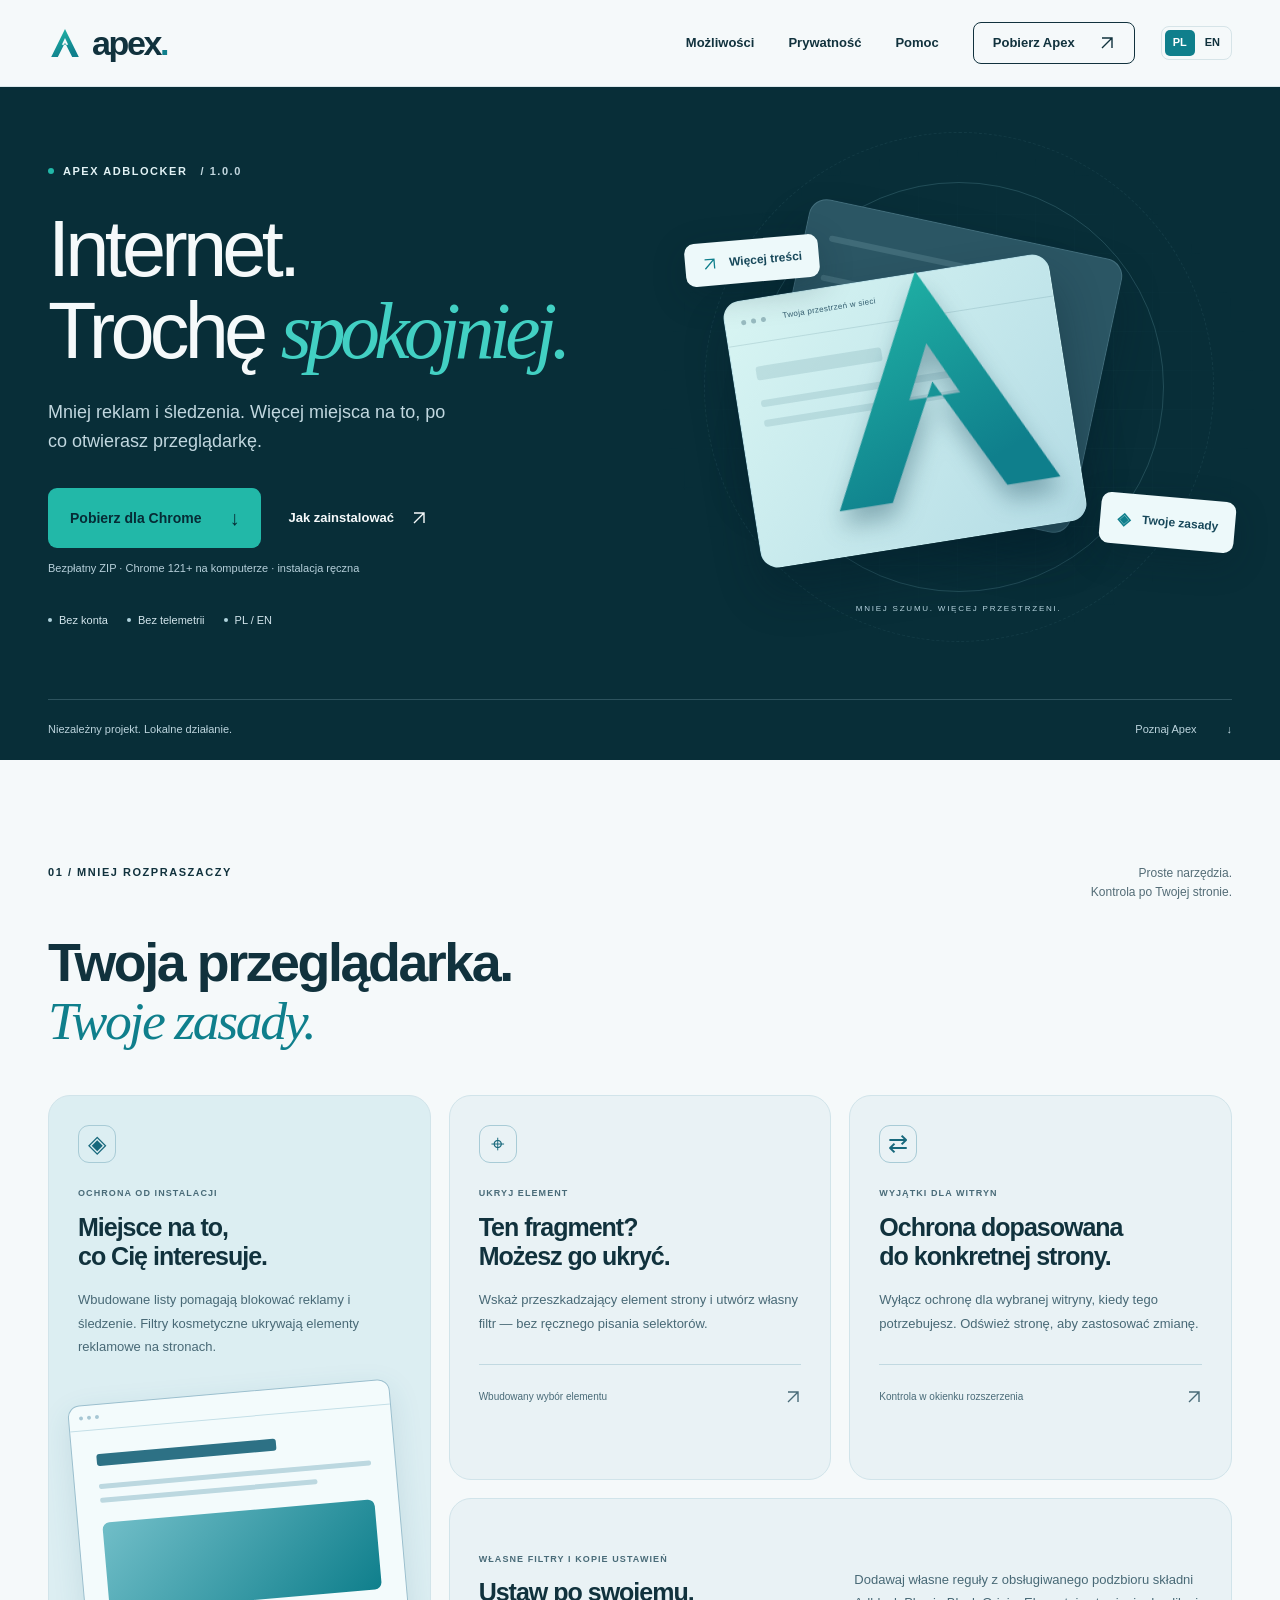
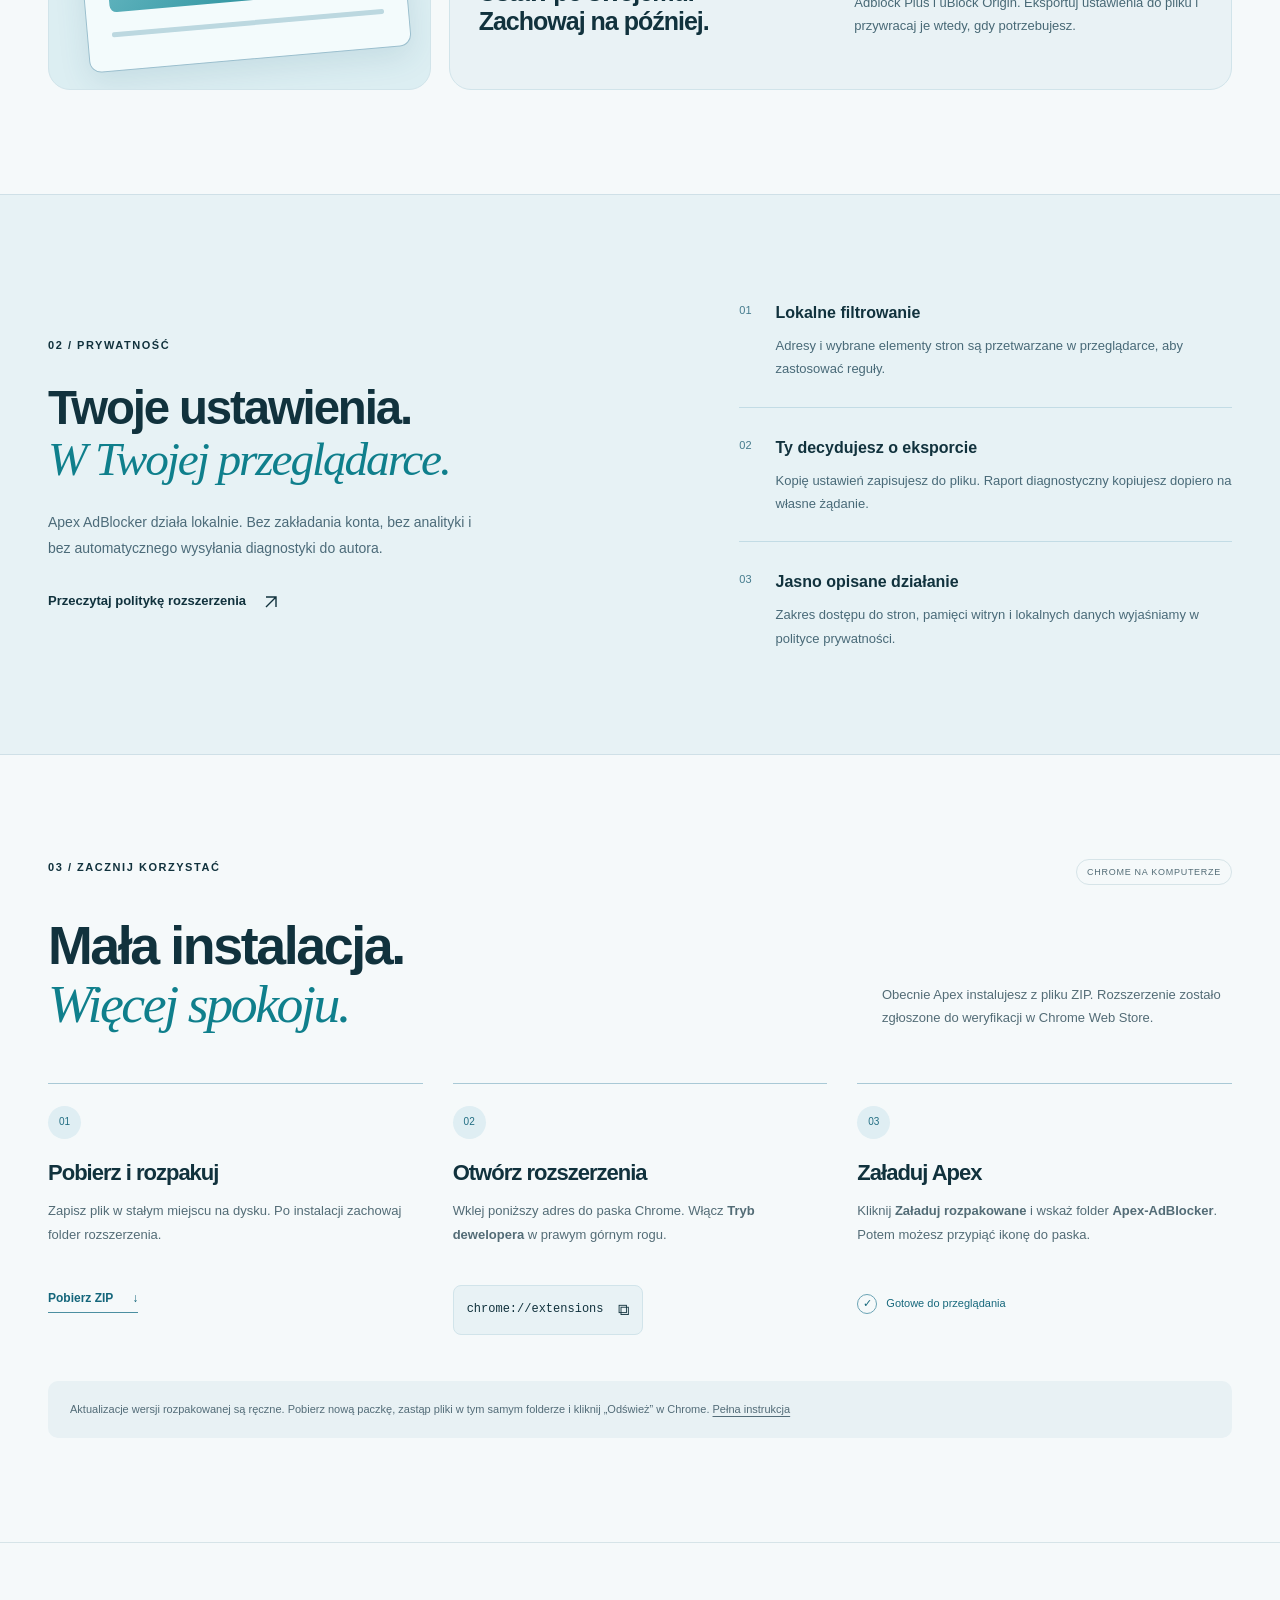
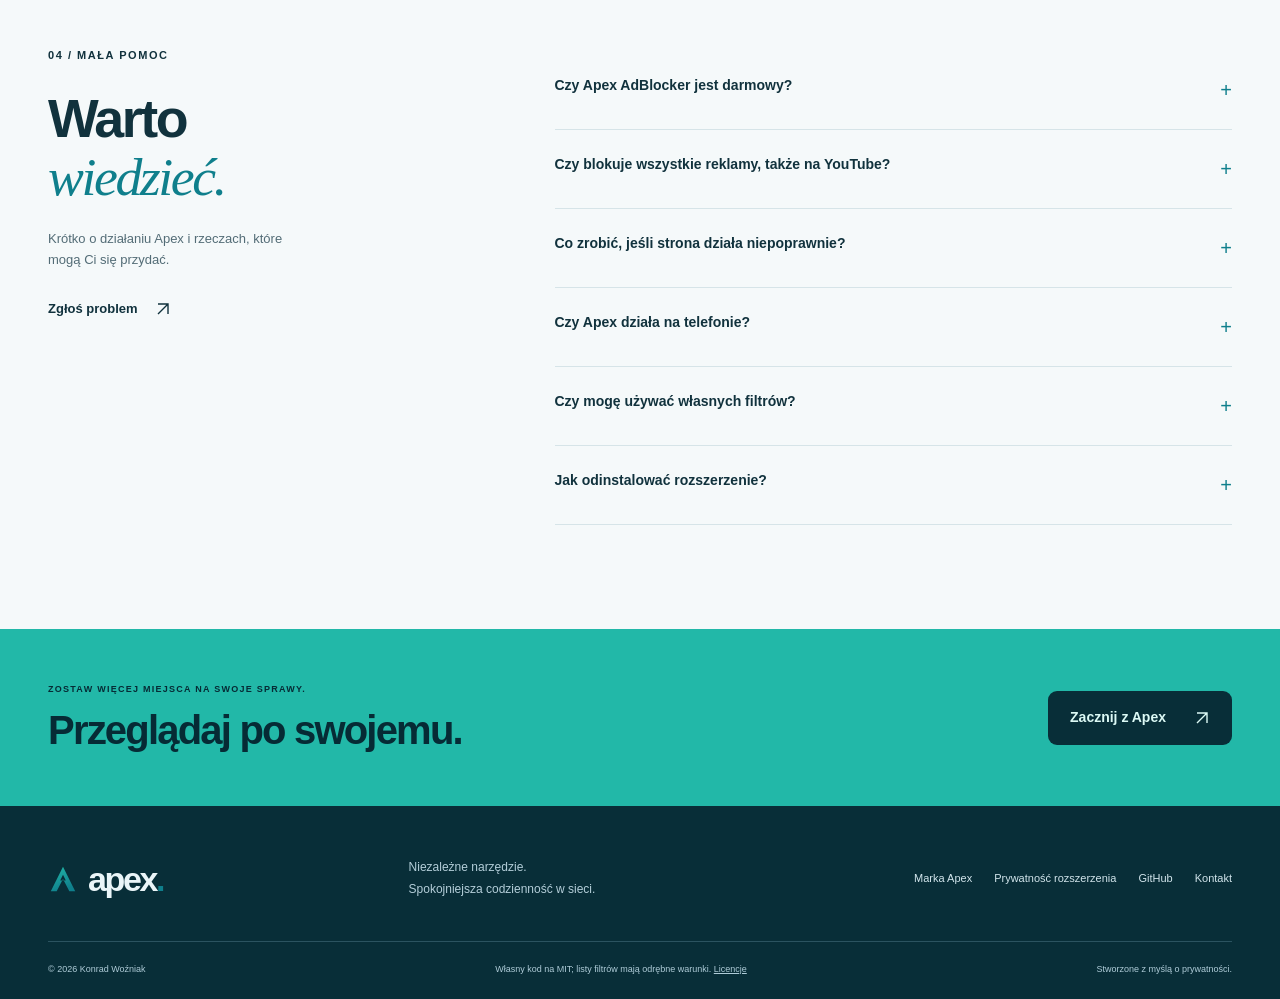
<file: website/index.html>
<!doctype html>
<html lang="pl">
<head>
  <meta charset="utf-8">
  <meta name="viewport" content="width=device-width, initial-scale=1">
  <meta name="description" content="Mniej reklam, więcej miejsca na treść. Poznaj Apex AdBlocker, pobierz rozszerzenie do Chrome i sprawdź, jak je zainstalować.">
  <meta name="color-scheme" content="light dark">
  <meta name="theme-color" content="#f5f9fa" media="(prefers-color-scheme: light)">
  <meta name="theme-color" content="#0b1d26" media="(prefers-color-scheme: dark)">
  <title>Apex AdBlocker — więcej miejsca na treść</title>
  <link rel="alternate" hreflang="pl" href="index.html">
  <link rel="alternate" hreflang="en" href="en.html">
  <link rel="icon" href="assets/apex.svg" type="image/svg+xml">
  <link rel="stylesheet" href="styles.css">
  <script src="app.js" defer></script>
</head>
<body>
  <a class="skip-link" href="#main">Przejdź do treści</a>
  <header class="site-header">
    <div class="container header-inner">
      <a class="brand" href="#start" aria-label="Apex — strona główna"><img src="assets/apex.svg" width="34" height="34" alt=""><span>apex<span class="brand-dot">.</span></span></a>
      <div class="header-controls">
      <nav id="navigation" aria-label="Nawigacja główna">
        <a href="#mozliwosci">Możliwości</a><a href="#prywatnosc">Prywatność</a><a href="#pomoc">Pomoc</a>
        <a class="nav-download" href="#instalacja">Pobierz Apex <svg class="icon-arrow" width="16" height="16" viewBox="0 0 16 16" fill="none" stroke="currentColor" stroke-width="1.4" aria-hidden="true"><path d="M3 13 13 3M3 3h10v10"/></svg></a>
      </nav>
      <div class="language-switch" role="group" aria-label="Język strony"><a href="index.html" lang="pl" hreflang="pl" aria-current="page">PL</a><a href="en.html" lang="en" hreflang="en">EN</a></div>
      <button class="menu-toggle" type="button" aria-expanded="false" aria-controls="navigation" hidden>Menu <span aria-hidden="true">☰</span></button>
      </div>
    </div>
  </header>
  <main id="main">
    <section class="hero" id="start" aria-labelledby="hero-heading">
      <div class="container hero-grid">
        <div class="hero-copy">
          <p class="eyebrow"><span class="status-dot" aria-hidden="true"></span> APEX ADBLOCKER <span class="version">/ 1.0.0</span></p>
          <h1 id="hero-heading">Internet.<br>Trochę <em>spokojniej.</em></h1>
          <p class="hero-description">Mniej reklam i śledzenia. Więcej miejsca na to, po co otwierasz przeglądarkę.</p>
          <div class="hero-actions">
            <a class="button button-accent" href="https://github.com/Bonziuu/Apex-AdBlocker/releases/latest/download/Apex-AdBlocker.zip" data-download>Pobierz dla Chrome <span aria-hidden="true">↓</span></a>
            <a class="text-link" href="#instalacja">Jak zainstalować <svg class="icon-arrow" width="16" height="16" viewBox="0 0 16 16" fill="none" stroke="currentColor" stroke-width="1.4" aria-hidden="true"><path d="M3 13 13 3M3 3h10v10"/></svg></a>
          </div>
          <p class="download-caption">Bezpłatny ZIP · Chrome 121+ na komputerze · instalacja ręczna</p>
          <div class="hero-facts"><span>Bez konta</span><span>Bez telemetrii</span><span>PL / EN</span></div>
        </div>
        <div class="hero-art" role="img" aria-label="Znak Apex w otoczeniu symbolicznych kart przeglądarki">
          <div class="art-grid"></div><div class="art-orbit orbit-one"></div><div class="art-orbit orbit-two"></div>
          <div class="art-card art-card-back"><span></span><span></span><span></span></div>
          <div class="art-card art-card-front"><div class="art-card-top"><i></i><i></i><i></i><span>Twoja przestrzeń w sieci</span></div><div class="art-lines"><span></span><span></span><span></span></div></div>
          <img class="hero-mark" src="assets/apex.svg" width="300" height="300" alt="">
          <div class="art-label label-one"><svg class="icon-arrow" width="16" height="16" viewBox="0 0 16 16" fill="none" stroke="currentColor" stroke-width="1.4" aria-hidden="true"><path d="M3 13 13 3M3 3h10v10"/></svg> Więcej treści</div>
          <div class="art-label label-two"><span aria-hidden="true">◈</span> Twoje zasady</div>
          <span class="art-caption">MNIEJ SZUMU. WIĘCEJ PRZESTRZENI.</span>
        </div>
      </div>
      <div class="container hero-bottom"><span>Niezależny projekt. Lokalne działanie.</span><a href="#mozliwosci">Poznaj Apex <span aria-hidden="true">↓</span></a></div>
    </section>

    <section class="features section" id="mozliwosci" aria-labelledby="features-heading">
      <div class="container">
        <div class="section-top"><p class="eyebrow">01 / MNIEJ ROZPRASZACZY</p><p class="section-aside">Proste narzędzia.<br>Kontrola po Twojej stronie.</p></div>
        <h2 id="features-heading">Twoja przeglądarka.<br><em>Twoje zasady.</em></h2>
        <div class="feature-grid">
          <article class="feature-card feature-primary"><span class="feature-icon" aria-hidden="true">◈</span><p class="card-kicker">OCHRONA OD INSTALACJI</p><h3>Miejsce na to,<br>co Cię interesuje.</h3><p>Wbudowane listy pomagają blokować reklamy i śledzenie. Filtry kosmetyczne ukrywają elementy reklamowe na stronach.</p><div class="mini-page" aria-hidden="true"><div class="mini-toolbar"><i></i><i></i><i></i></div><div class="mini-content"><b></b><span></span><span></span><div></div><span></span></div></div></article>
          <article class="feature-card"><span class="feature-icon" aria-hidden="true">⌖</span><p class="card-kicker">UKRYJ ELEMENT</p><h3>Ten fragment?<br>Możesz go ukryć.</h3><p>Wskaż przeszkadzający element strony i utwórz własny filtr — bez ręcznego pisania selektorów.</p><span class="card-note">Wbudowany wybór elementu <svg class="icon-arrow" width="16" height="16" viewBox="0 0 16 16" fill="none" stroke="currentColor" stroke-width="1.4" aria-hidden="true"><path d="M3 13 13 3M3 3h10v10"/></svg></span></article>
          <article class="feature-card"><span class="feature-icon" aria-hidden="true">⇄</span><p class="card-kicker">WYJĄTKI DLA WITRYN</p><h3>Ochrona dopasowana<br>do konkretnej strony.</h3><p>Wyłącz ochronę dla wybranej witryny, kiedy tego potrzebujesz. Odśwież stronę, aby zastosować zmianę.</p><span class="card-note">Kontrola w okienku rozszerzenia <svg class="icon-arrow" width="16" height="16" viewBox="0 0 16 16" fill="none" stroke="currentColor" stroke-width="1.4" aria-hidden="true"><path d="M3 13 13 3M3 3h10v10"/></svg></span></article>
          <article class="feature-card feature-wide"><div><span class="feature-icon" aria-hidden="true">⌘</span><p class="card-kicker">WŁASNE FILTRY I KOPIE USTAWIEŃ</p><h3>Ustaw po swojemu.<br>Zachowaj na później.</h3></div><p>Dodawaj własne reguły z obsługiwanego podzbioru składni Adblock Plus i uBlock Origin. Eksportuj ustawienia do pliku i przywracaj je wtedy, gdy potrzebujesz.</p></article>
        </div>
      </div>
    </section>

    <section class="privacy-section section" id="prywatnosc" aria-labelledby="privacy-heading">
      <div class="container privacy-grid">
        <div><p class="eyebrow">02 / PRYWATNOŚĆ</p><h2 id="privacy-heading">Twoje ustawienia.<br><em>W Twojej przeglądarce.</em></h2><p class="privacy-lead">Apex AdBlocker działa lokalnie. Bez zakładania konta, bez analityki i bez automatycznego wysyłania diagnostyki do autora.</p><a class="text-link" href="privacy.html">Przeczytaj politykę rozszerzenia <svg class="icon-arrow" width="16" height="16" viewBox="0 0 16 16" fill="none" stroke="currentColor" stroke-width="1.4" aria-hidden="true"><path d="M3 13 13 3M3 3h10v10"/></svg></a></div>
        <div class="privacy-list"><div><span aria-hidden="true">01</span><p><strong>Lokalne filtrowanie</strong>Adresy i wybrane elementy stron są przetwarzane w przeglądarce, aby zastosować reguły.</p></div><div><span aria-hidden="true">02</span><p><strong>Ty decydujesz o eksporcie</strong>Kopię ustawień zapisujesz do pliku. Raport diagnostyczny kopiujesz dopiero na własne żądanie.</p></div><div><span aria-hidden="true">03</span><p><strong>Jasno opisane działanie</strong>Zakres dostępu do stron, pamięci witryn i lokalnych danych wyjaśniamy w polityce prywatności.</p></div></div>
      </div>
    </section>

    <section class="installation section" id="instalacja" aria-labelledby="install-heading">
      <div class="container">
        <div class="section-top"><p class="eyebrow">03 / ZACZNIJ KORZYSTAĆ</p><span class="small-label">CHROME NA KOMPUTERZE</span></div>
        <div class="installation-heading"><h2 id="install-heading">Mała instalacja.<br><em>Więcej spokoju.</em></h2><p>Obecnie Apex instalujesz z pliku ZIP. Rozszerzenie zostało zgłoszone do weryfikacji w Chrome Web Store.</p></div>
        <ol class="install-steps">
          <li><span class="step-number">01</span><h3>Pobierz i rozpakuj</h3><p>Zapisz plik w stałym miejscu na dysku. Po instalacji zachowaj folder rozszerzenia.</p><a href="https://github.com/Bonziuu/Apex-AdBlocker/releases/latest/download/Apex-AdBlocker.zip" class="inline-link" data-download>Pobierz ZIP <span aria-hidden="true">↓</span></a></li>
          <li><span class="step-number">02</span><h3>Otwórz rozszerzenia</h3><p>Wklej poniższy adres do paska Chrome. Włącz <strong>Tryb dewelopera</strong> w prawym górnym rogu.</p><button type="button" class="copy-address" data-copy="chrome://extensions" aria-label="Skopiuj adres chrome://extensions"><code>chrome://extensions</code><span aria-hidden="true">⧉</span></button></li>
          <li><span class="step-number">03</span><h3>Załaduj Apex</h3><p>Kliknij <strong>Załaduj rozpakowane</strong> i wskaż folder <strong>Apex-AdBlocker</strong>. Potem możesz przypiąć ikonę do paska.</p><span class="step-finish"><span aria-hidden="true">✓</span> Gotowe do przeglądania</span></li>
        </ol>
        <p class="install-note">Aktualizacje wersji rozpakowanej są ręczne. Pobierz nową paczkę, zastąp pliki w tym samym folderze i kliknij „Odśwież” w Chrome. <a href="https://github.com/Bonziuu/Apex-AdBlocker/blob/main/docs/INSTALLATION.md">Pełna instrukcja</a></p>
      </div>
    </section>

    <section class="help section" id="pomoc" aria-labelledby="help-heading">
      <div class="container help-grid">
        <div class="help-intro"><p class="eyebrow">04 / MAŁA POMOC</p><h2 id="help-heading">Warto<br><em>wiedzieć.</em></h2><p>Krótko o działaniu Apex i rzeczach, które mogą Ci się przydać.</p><a href="https://github.com/Bonziuu/Apex-AdBlocker/issues" class="text-link">Zgłoś problem <svg class="icon-arrow" width="16" height="16" viewBox="0 0 16 16" fill="none" stroke="currentColor" stroke-width="1.4" aria-hidden="true"><path d="M3 13 13 3M3 3h10v10"/></svg></a></div>
        <div class="faq">
          <details><summary>Czy Apex AdBlocker jest darmowy?<span aria-hidden="true">+</span></summary><p>Tak. Obecna wersja jest bezpłatna i nie wymaga konta ani subskrypcji.</p></details>
          <details><summary>Czy blokuje wszystkie reklamy, także na YouTube?<span aria-hidden="true">+</span></summary><p>Nie ma gwarancji zablokowania każdej reklamy. Skuteczność zależy od zmian witryn, filtrów i ograniczeń Chrome. Apex zawiera filtry i lokalną diagnostykę YouTube, ale nie obiecuje pełnej skuteczności.</p></details>
          <details><summary>Co zrobić, jeśli strona działa niepoprawnie?<span aria-hidden="true">+</span></summary><p>Otwórz okienko Apex, wyłącz ochronę dla tej witryny i odśwież kartę. Jeżeli problem jest powtarzalny, opisz kroki na GitHubie. Raport diagnostyczny przejrzyj przed udostępnieniem.</p></details>
          <details><summary>Czy Apex działa na telefonie?<span aria-hidden="true">+</span></summary><p>Ta wersja jest przeznaczona do komputerowego Chrome 121 lub nowszego. Mobilny Chrome na Androidzie i iOS nie obsługuje instalowania tego rozszerzenia.</p></details>
          <details><summary>Czy mogę używać własnych filtrów?<span aria-hidden="true">+</span></summary><p>Tak, w ustawieniach znajdziesz edytor. Apex obsługuje wybrany podzbiór składni Adblock Plus i uBlock Origin. Nie wszystkie konstrukcje tych projektów są wspierane.</p></details>
          <details><summary>Jak odinstalować rozszerzenie?<span aria-hidden="true">+</span></summary><p>Otwórz chrome://extensions, znajdź Apex AdBlocker i kliknij „Usuń”. Po odinstalowaniu możesz skasować jego folder z dysku.</p></details>
        </div>
      </div>
    </section>
    <section class="closing"><div class="container closing-inner"><div><p class="eyebrow">ZOSTAW WIĘCEJ MIEJSCA NA SWOJE SPRAWY.</p><h2>Przeglądaj po swojemu.</h2></div><a class="button button-dark" href="#instalacja">Zacznij z Apex <svg class="icon-arrow" width="16" height="16" viewBox="0 0 16 16" fill="none" stroke="currentColor" stroke-width="1.4" aria-hidden="true"><path d="M3 13 13 3M3 3h10v10"/></svg></a></div></section>
  </main>
  <footer class="site-footer"><div class="container"><div class="footer-main"><a class="brand" href="#start" aria-label="Apex — wróć na górę"><img src="assets/apex.svg" width="30" height="30" alt=""><span>apex<span class="brand-dot">.</span></span></a><p>Niezależne narzędzie.<br>Spokojniejsza codzienność w sieci.</p><nav aria-label="Odnośniki dodatkowe"><a href="brand/index.html">Marka Apex</a><a href="privacy.html">Prywatność rozszerzenia</a><a href="https://github.com/Bonziuu/Apex-AdBlocker">GitHub</a><a href="mailto:konrad.wozniak.1996@gmail.com">Kontakt</a></nav></div><div class="footer-bottom"><span>© 2026 Konrad Woźniak</span><p>Własny kod na MIT; listy filtrów mają odrębne warunki. <a href="https://github.com/Bonziuu/Apex-AdBlocker/blob/eb6657b1fb0c47186cc7a954bdadfea1570a4119/LICENSING.md">Licencje</a></p><span>Stworzone z myślą o prywatności.</span></div></div></footer>
  <p class="toast" role="status" aria-live="polite"></p>
</body>
</html>
</file>
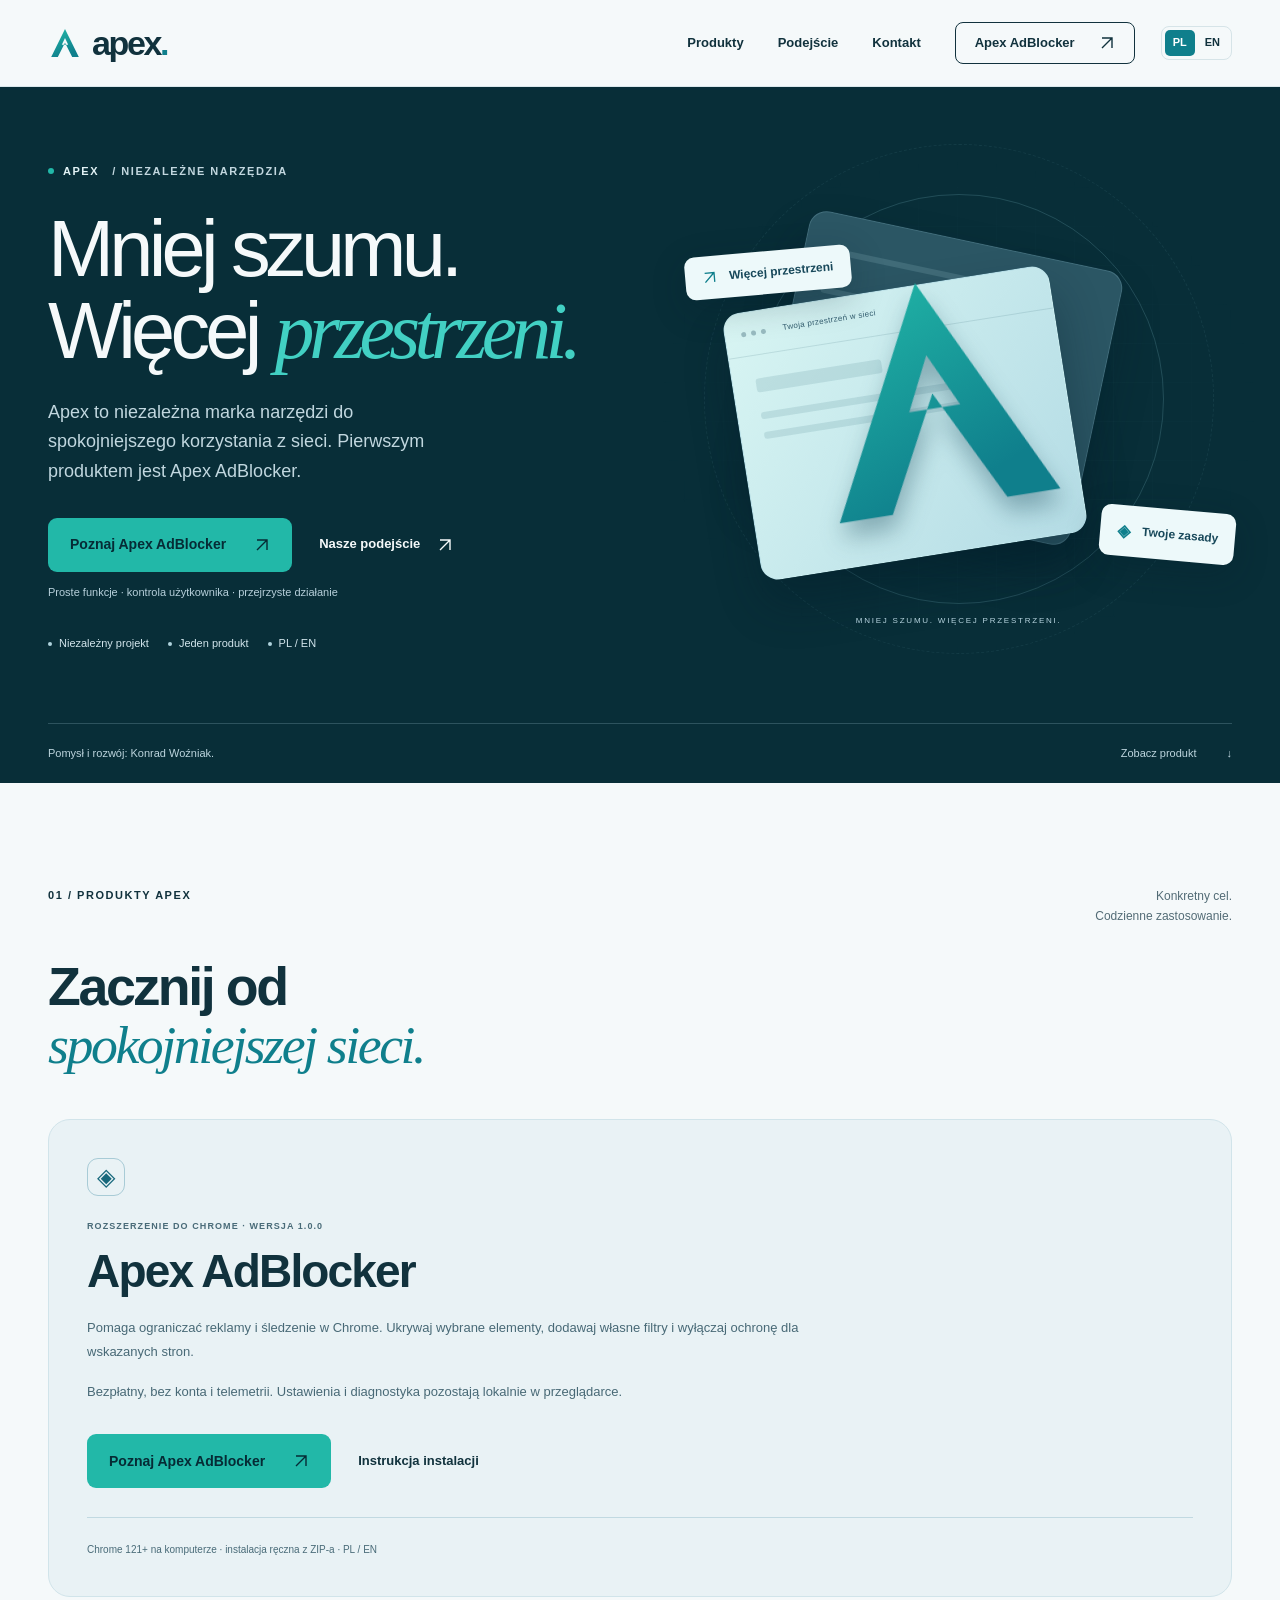
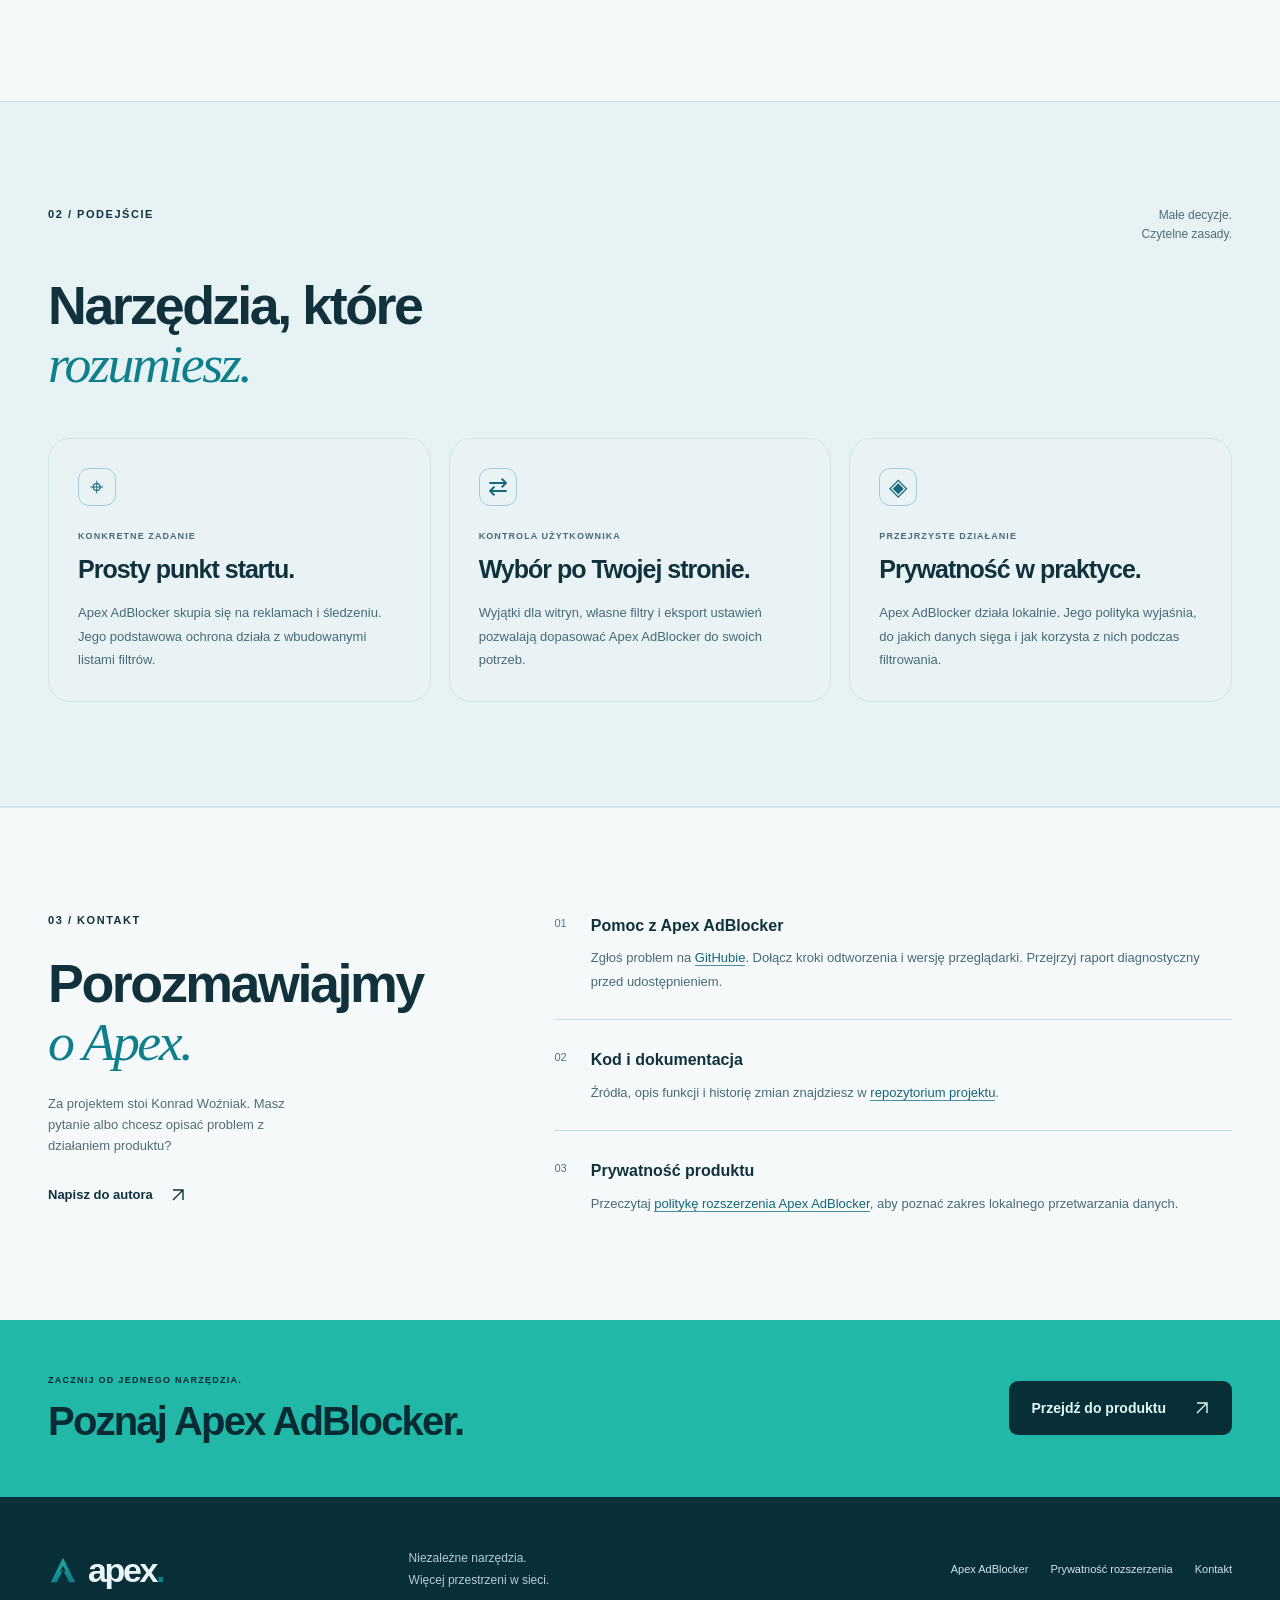
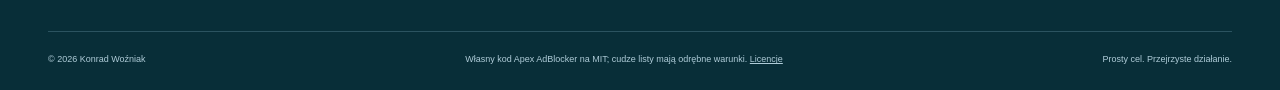
<file: website/brand/index.html>
<!doctype html>
<html lang="pl">
<head>
  <meta charset="utf-8">
  <meta name="viewport" content="width=device-width, initial-scale=1">
  <meta name="description" content="Apex — niezależna marka narzędzi do spokojniejszego korzystania z sieci. Poznaj Apex AdBlocker, bloker reklam i śledzenia dla Chrome.">
  <meta name="color-scheme" content="light dark">
  <meta name="theme-color" content="#f5f9fa" media="(prefers-color-scheme: light)">
  <meta name="theme-color" content="#0b1d26" media="(prefers-color-scheme: dark)">
  <title>Apex — więcej przestrzeni w sieci</title>
  <link rel="alternate" hreflang="pl" href="index.html">
  <link rel="alternate" hreflang="en" href="en.html">
  <link rel="icon" href="../assets/apex.svg" type="image/svg+xml">
  <link rel="stylesheet" href="../styles.css">
  <script src="../app.js" defer></script>
</head>
<body>
  <a class="skip-link" href="#main">Przejdź do treści</a>
  <header class="site-header">
    <div class="container header-inner">
      <a class="brand" href="#start" aria-label="Apex — strona główna"><img src="../assets/apex.svg" width="34" height="34" alt=""><span>apex<span class="brand-dot">.</span></span></a>
      <div class="header-controls">
        <nav id="navigation" aria-label="Nawigacja główna">
          <a href="#produkty">Produkty</a><a href="#podejscie">Podejście</a><a href="#kontakt">Kontakt</a>
          <a class="nav-download" href="../index.html">Apex AdBlocker <svg class="icon-arrow" width="16" height="16" viewBox="0 0 16 16" fill="none" stroke="currentColor" stroke-width="1.4" aria-hidden="true"><path d="M3 13 13 3M3 3h10v10"/></svg></a>
        </nav>
        <div class="language-switch" role="group" aria-label="Język strony"><a href="index.html" lang="pl" hreflang="pl" aria-current="page">PL</a><a href="en.html" lang="en" hreflang="en">EN</a></div>
        <button class="menu-toggle" type="button" aria-expanded="false" aria-controls="navigation" hidden>Menu <span aria-hidden="true">☰</span></button>
      </div>
    </div>
  </header>
  <main id="main">
    <section class="hero" id="start" aria-labelledby="hero-heading">
      <div class="container hero-grid">
        <div class="hero-copy">
          <p class="eyebrow"><span class="status-dot" aria-hidden="true"></span> APEX <span class="version">/ NIEZALEŻNE NARZĘDZIA</span></p>
          <h1 id="hero-heading">Mniej szumu.<br>Więcej <em>przestrzeni.</em></h1>
          <p class="hero-description">Apex to niezależna marka narzędzi do spokojniejszego korzystania z sieci. Pierwszym produktem jest Apex AdBlocker.</p>
          <div class="hero-actions">
            <a class="button button-accent" href="../index.html">Poznaj Apex AdBlocker <svg class="icon-arrow" width="16" height="16" viewBox="0 0 16 16" fill="none" stroke="currentColor" stroke-width="1.4" aria-hidden="true"><path d="M3 13 13 3M3 3h10v10"/></svg></a>
            <a class="text-link" href="#podejscie">Nasze podejście <svg class="icon-arrow" width="16" height="16" viewBox="0 0 16 16" fill="none" stroke="currentColor" stroke-width="1.4" aria-hidden="true"><path d="M3 13 13 3M3 3h10v10"/></svg></a>
          </div>
          <p class="download-caption">Proste funkcje · kontrola użytkownika · przejrzyste działanie</p>
          <div class="hero-facts"><span>Niezależny projekt</span><span>Jeden produkt</span><span>PL / EN</span></div>
        </div>
        <div class="hero-art" role="img" aria-label="Znak Apex w otoczeniu symbolicznych kart przeglądarki">
          <div class="art-grid"></div><div class="art-orbit orbit-one"></div><div class="art-orbit orbit-two"></div>
          <div class="art-card art-card-back"><span></span><span></span><span></span></div>
          <div class="art-card art-card-front"><div class="art-card-top"><i></i><i></i><i></i><span>Twoja przestrzeń w sieci</span></div><div class="art-lines"><span></span><span></span><span></span></div></div>
          <img class="hero-mark" src="../assets/apex.svg" width="300" height="300" alt="">
          <div class="art-label label-one"><svg class="icon-arrow" width="16" height="16" viewBox="0 0 16 16" fill="none" stroke="currentColor" stroke-width="1.4" aria-hidden="true"><path d="M3 13 13 3M3 3h10v10"/></svg> Więcej przestrzeni</div>
          <div class="art-label label-two"><span aria-hidden="true">◈</span> Twoje zasady</div>
          <span class="art-caption">MNIEJ SZUMU. WIĘCEJ PRZESTRZENI.</span>
        </div>
      </div>
      <div class="container hero-bottom"><span>Pomysł i rozwój: Konrad Woźniak.</span><a href="#produkty">Zobacz produkt <span aria-hidden="true">↓</span></a></div>
    </section>

    <section class="features section" id="produkty" aria-labelledby="products-heading">
      <div class="container">
        <div class="section-top"><p class="eyebrow">01 / PRODUKTY APEX</p><p class="section-aside">Konkretny cel.<br>Codzienne zastosowanie.</p></div>
        <h2 id="products-heading">Zacznij od<br><em>spokojniejszej sieci.</em></h2>
        <div class="feature-grid brand-product-grid">
          <article class="feature-card brand-product-card">
            <span class="feature-icon" aria-hidden="true">◈</span>
            <p class="card-kicker">ROZSZERZENIE DO CHROME · WERSJA 1.0.0</p>
            <h3>Apex AdBlocker</h3>
            <p>Pomaga ograniczać reklamy i śledzenie w Chrome. Ukrywaj wybrane elementy, dodawaj własne filtry i wyłączaj ochronę dla wskazanych stron.</p>
            <p>Bezpłatny, bez konta i telemetrii. Ustawienia i diagnostyka pozostają lokalnie w przeglądarce.</p>
            <div class="hero-actions"><a class="button button-accent" href="../index.html">Poznaj Apex AdBlocker <svg class="icon-arrow" width="16" height="16" viewBox="0 0 16 16" fill="none" stroke="currentColor" stroke-width="1.4" aria-hidden="true"><path d="M3 13 13 3M3 3h10v10"/></svg></a><a class="text-link" href="../index.html#instalacja">Instrukcja instalacji</a></div>
            <span class="card-note">Chrome 121+ na komputerze · instalacja ręczna z ZIP-a · PL / EN</span>
          </article>
        </div>
      </div>
    </section>

    <section class="section privacy-section" id="podejscie" aria-labelledby="approach-heading">
      <div class="container">
        <div class="section-top"><p class="eyebrow">02 / PODEJŚCIE</p><p class="section-aside">Małe decyzje.<br>Czytelne zasady.</p></div>
        <h2 id="approach-heading">Narzędzia, które<br><em>rozumiesz.</em></h2>
        <div class="feature-grid brand-approach-grid">
          <article class="feature-card"><span class="feature-icon" aria-hidden="true">⌖</span><p class="card-kicker">KONKRETNE ZADANIE</p><h3>Prosty punkt startu.</h3><p>Apex AdBlocker skupia się na reklamach i śledzeniu. Jego podstawowa ochrona działa z wbudowanymi listami filtrów.</p></article>
          <article class="feature-card"><span class="feature-icon" aria-hidden="true">⇄</span><p class="card-kicker">KONTROLA UŻYTKOWNIKA</p><h3>Wybór po Twojej stronie.</h3><p>Wyjątki dla witryn, własne filtry i eksport ustawień pozwalają dopasować Apex AdBlocker do swoich potrzeb.</p></article>
          <article class="feature-card"><span class="feature-icon" aria-hidden="true">◈</span><p class="card-kicker">PRZEJRZYSTE DZIAŁANIE</p><h3>Prywatność w praktyce.</h3><p>Apex AdBlocker działa lokalnie. Jego polityka wyjaśnia, do jakich danych sięga i jak korzysta z nich podczas filtrowania.</p></article>
        </div>
      </div>
    </section>

    <section class="help section" id="kontakt" aria-labelledby="contact-heading">
      <div class="container help-grid">
        <div class="help-intro"><p class="eyebrow">03 / KONTAKT</p><h2 id="contact-heading">Porozmawiajmy<br><em>o Apex.</em></h2><p>Za projektem stoi Konrad Woźniak. Masz pytanie albo chcesz opisać problem z działaniem produktu?</p><a class="text-link" href="mailto:konrad.wozniak.1996@gmail.com">Napisz do autora <svg class="icon-arrow" width="16" height="16" viewBox="0 0 16 16" fill="none" stroke="currentColor" stroke-width="1.4" aria-hidden="true"><path d="M3 13 13 3M3 3h10v10"/></svg></a></div>
        <div class="privacy-list"><div><span aria-hidden="true">01</span><p><strong>Pomoc z Apex AdBlocker</strong>Zgłoś problem na <a class="inline-link" href="https://github.com/Bonziuu/Apex-AdBlocker/issues">GitHubie</a>. Dołącz kroki odtworzenia i wersję przeglądarki. Przejrzyj raport diagnostyczny przed udostępnieniem.</p></div><div><span aria-hidden="true">02</span><p><strong>Kod i dokumentacja</strong>Źródła, opis funkcji i historię zmian znajdziesz w <a class="inline-link" href="https://github.com/Bonziuu/Apex-AdBlocker">repozytorium projektu</a>.</p></div><div><span aria-hidden="true">03</span><p><strong>Prywatność produktu</strong>Przeczytaj <a class="inline-link" href="../privacy.html">politykę rozszerzenia Apex AdBlocker</a>, aby poznać zakres lokalnego przetwarzania danych.</p></div></div>
      </div>
    </section>
    <section class="closing"><div class="container closing-inner"><div><p class="eyebrow">ZACZNIJ OD JEDNEGO NARZĘDZIA.</p><h2>Poznaj Apex AdBlocker.</h2></div><a class="button button-dark" href="../index.html">Przejdź do produktu <svg class="icon-arrow" width="16" height="16" viewBox="0 0 16 16" fill="none" stroke="currentColor" stroke-width="1.4" aria-hidden="true"><path d="M3 13 13 3M3 3h10v10"/></svg></a></div></section>
  </main>
  <footer class="site-footer"><div class="container"><div class="footer-main"><a class="brand" href="#start" aria-label="Apex — wróć na górę"><img src="../assets/apex.svg" width="30" height="30" alt=""><span>apex<span class="brand-dot">.</span></span></a><p>Niezależne narzędzia.<br>Więcej przestrzeni w sieci.</p><nav aria-label="Odnośniki dodatkowe"><a href="../index.html">Apex AdBlocker</a><a href="../privacy.html">Prywatność rozszerzenia</a><a href="mailto:konrad.wozniak.1996@gmail.com">Kontakt</a></nav></div><div class="footer-bottom"><span>© 2026 Konrad Woźniak</span><p>Własny kod Apex AdBlocker na MIT; cudze listy mają odrębne warunki. <a href="https://github.com/Bonziuu/Apex-AdBlocker/blob/eb6657b1fb0c47186cc7a954bdadfea1570a4119/LICENSING.md">Licencje</a></p><span>Prosty cel. Przejrzyste działanie.</span></div></div></footer>
</body>
</html>
</file>
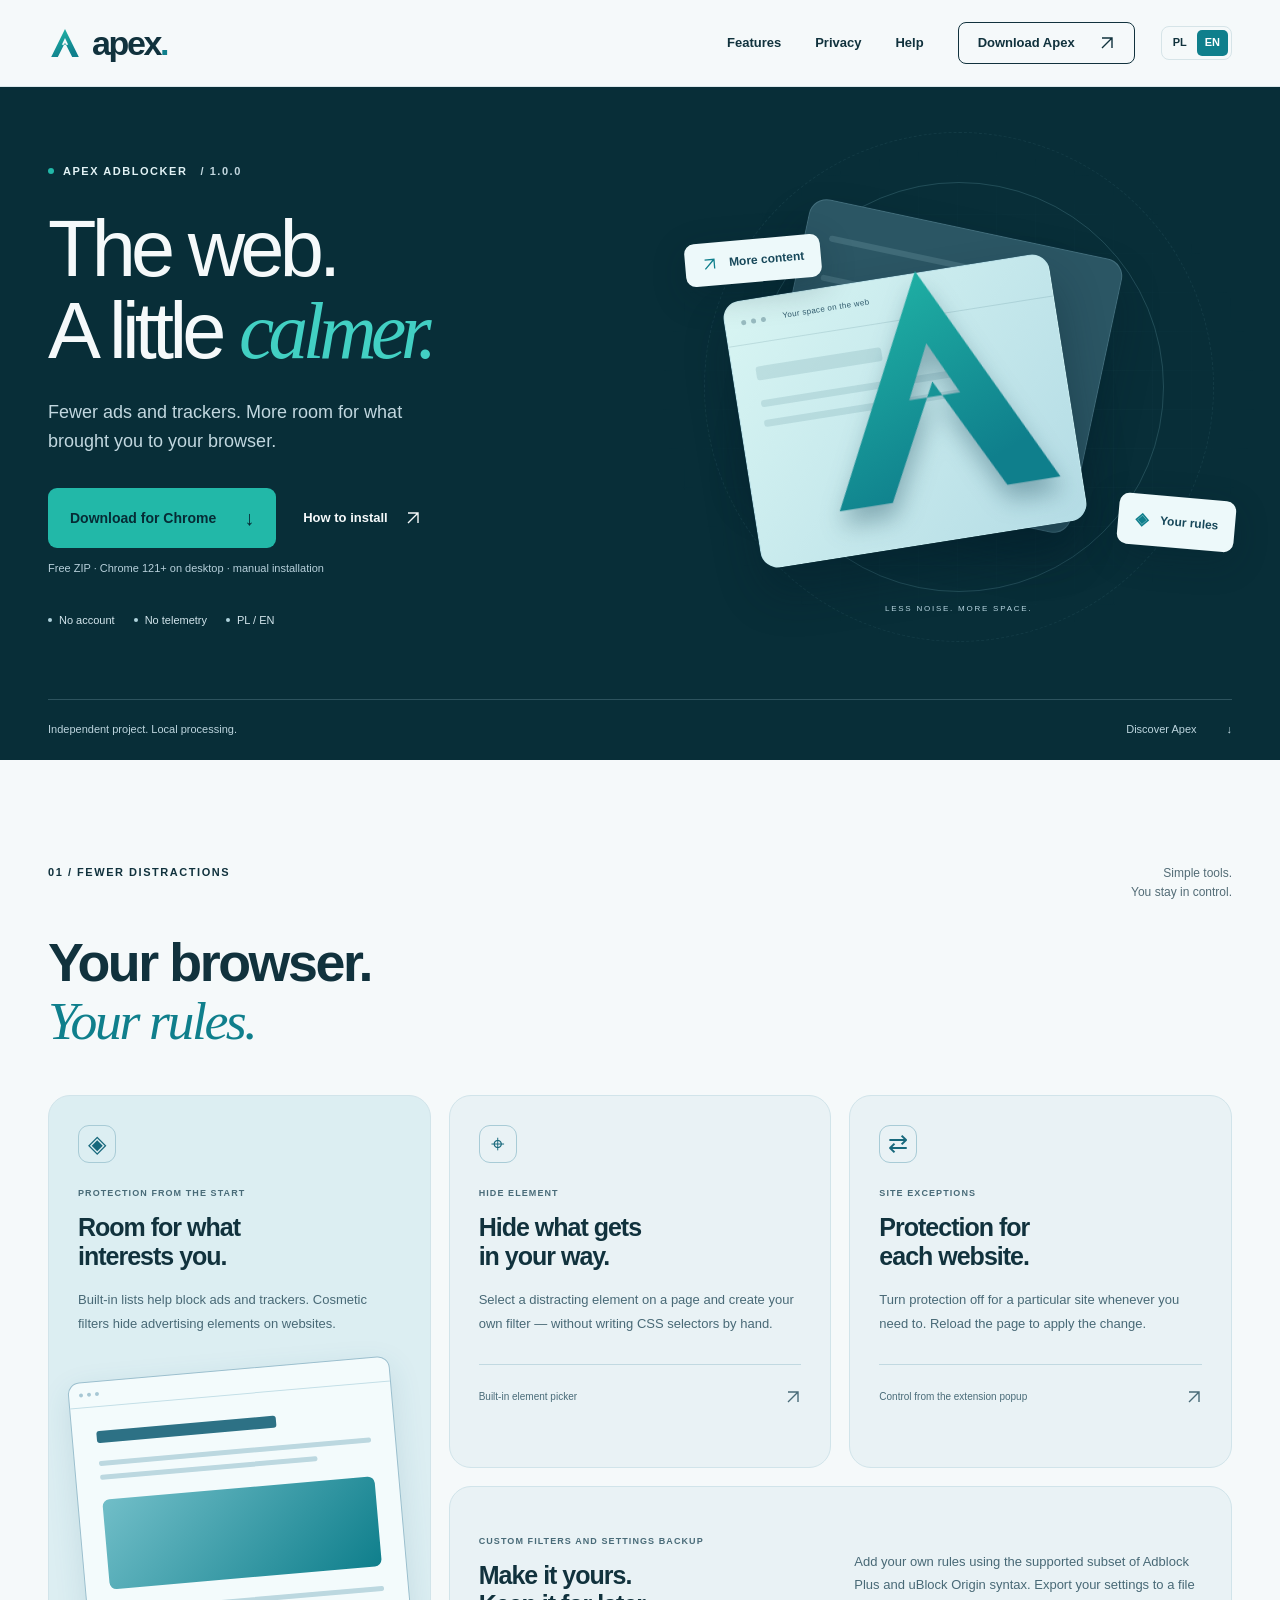
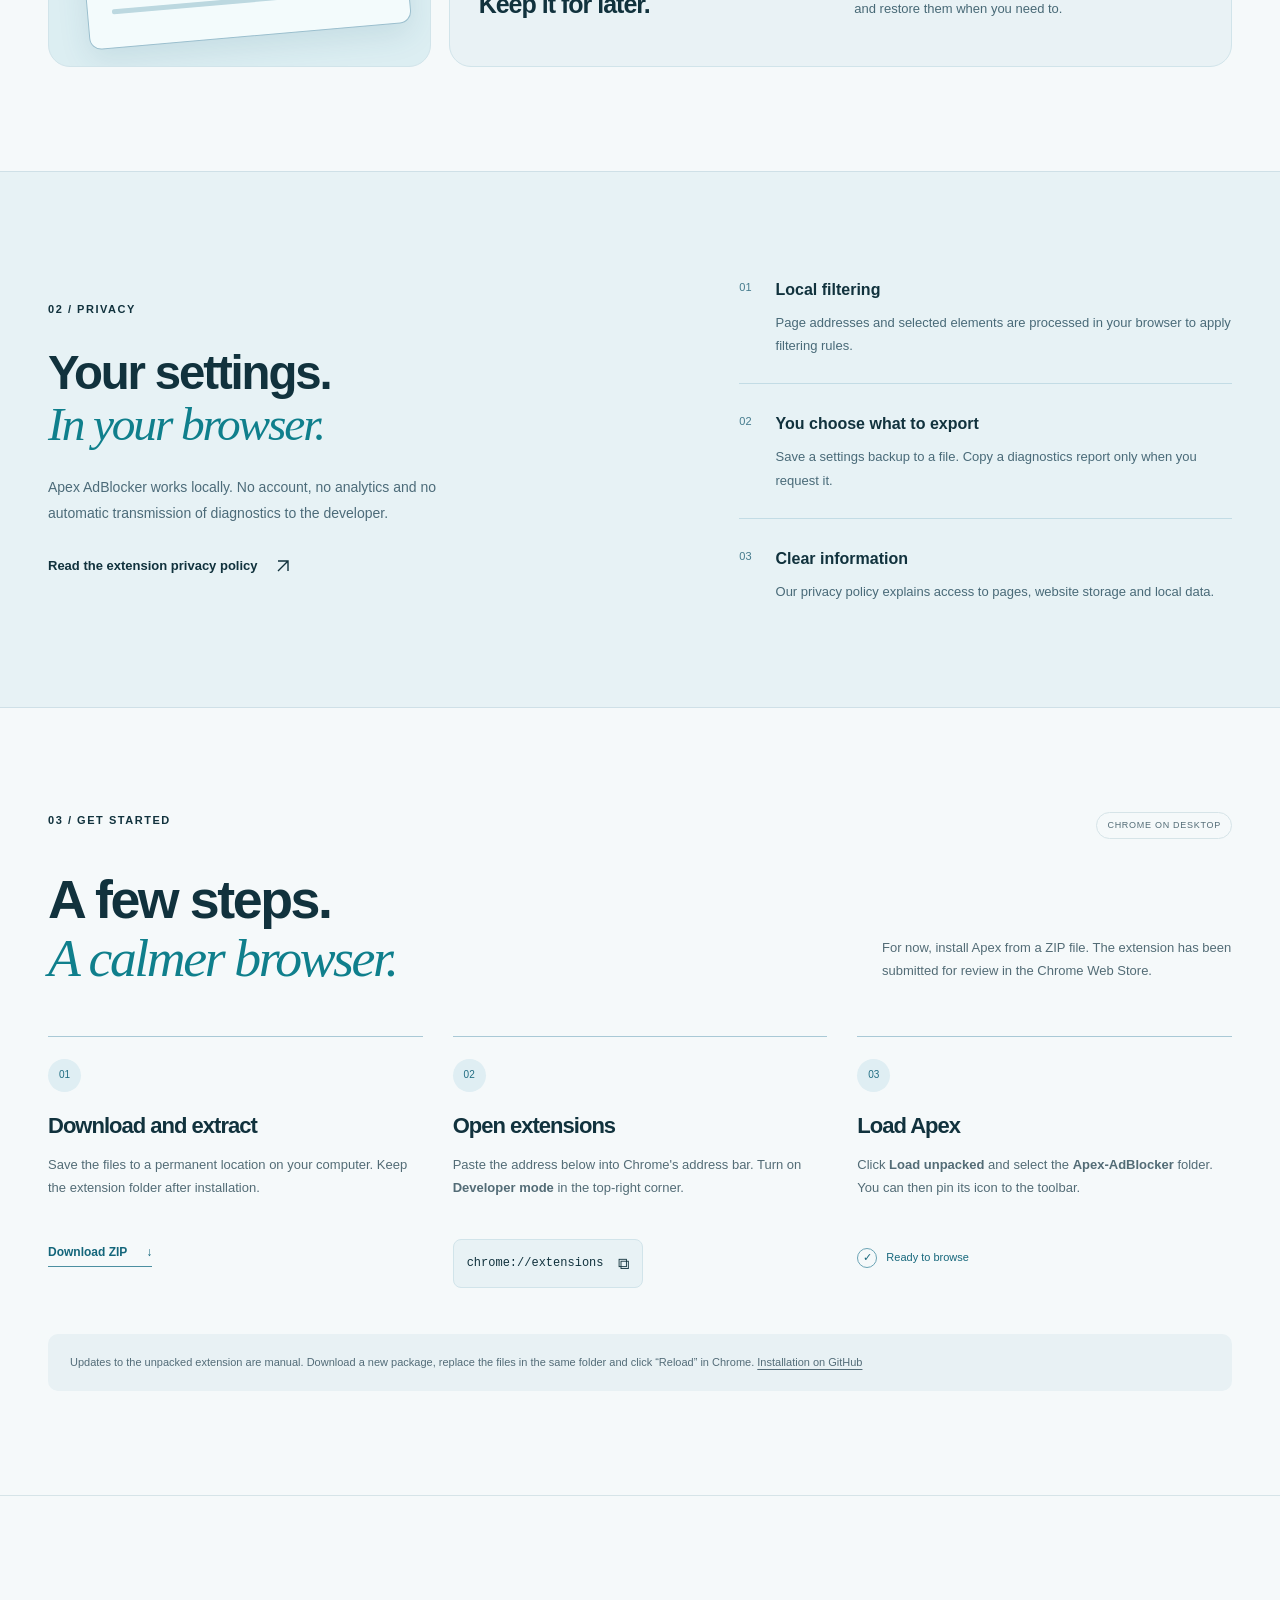
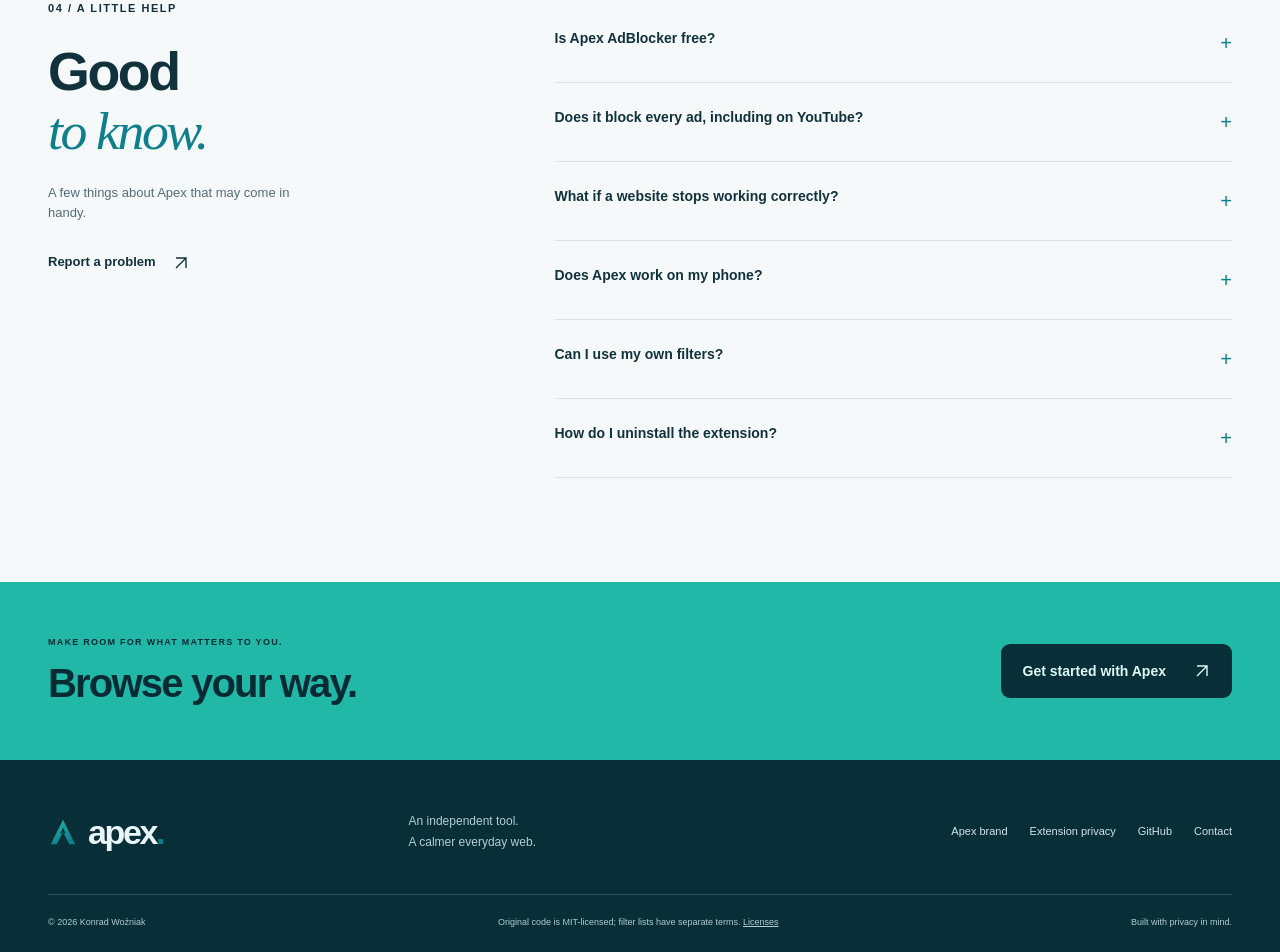
<file: website/en.html>
<!doctype html>
<html lang="en">
<head>
  <meta charset="utf-8">
  <meta name="viewport" content="width=device-width, initial-scale=1">
  <meta name="description" content="Fewer ads, more room for content. Discover Apex AdBlocker, download the Chrome extension and learn how to install it.">
  <meta name="color-scheme" content="light dark">
  <meta name="theme-color" content="#f5f9fa" media="(prefers-color-scheme: light)">
  <meta name="theme-color" content="#0b1d26" media="(prefers-color-scheme: dark)">
  <title>Apex AdBlocker — more room for content</title>
  <link rel="alternate" hreflang="pl" href="index.html">
  <link rel="alternate" hreflang="en" href="en.html">
  <link rel="icon" href="assets/apex.svg" type="image/svg+xml">
  <link rel="stylesheet" href="styles.css">
  <script src="app.js" defer></script>
</head>
<body>
  <a class="skip-link" href="#main">Skip to content</a>
  <header class="site-header">
    <div class="container header-inner">
      <a class="brand" href="en.html#start" aria-label="Apex — home"><img src="assets/apex.svg" width="34" height="34" alt=""><span>apex<span class="brand-dot">.</span></span></a>
      <div class="header-controls">
        <nav id="navigation" aria-label="Main navigation">
          <a href="#mozliwosci">Features</a><a href="#prywatnosc">Privacy</a><a href="#pomoc">Help</a>
          <a class="nav-download" href="#instalacja">Download Apex <svg class="icon-arrow" width="16" height="16" viewBox="0 0 16 16" fill="none" stroke="currentColor" stroke-width="1.4" aria-hidden="true"><path d="M3 13 13 3M3 3h10v10"/></svg></a>
        </nav>
        <div class="language-switch" role="group" aria-label="Language"><a href="index.html" lang="pl" hreflang="pl">PL</a><a href="en.html" lang="en" hreflang="en" aria-current="page">EN</a></div>
        <button class="menu-toggle" type="button" aria-expanded="false" aria-controls="navigation" hidden>Menu <span aria-hidden="true">☰</span></button>
      </div>
    </div>
  </header>
  <main id="main">
    <section class="hero" id="start" aria-labelledby="hero-heading">
      <div class="container hero-grid">
        <div class="hero-copy">
          <p class="eyebrow"><span class="status-dot" aria-hidden="true"></span> APEX ADBLOCKER <span class="version">/ 1.0.0</span></p>
          <h1 id="hero-heading">The web.<br>A little <em>calmer.</em></h1>
          <p class="hero-description">Fewer ads and trackers. More room for what brought you to your browser.</p>
          <div class="hero-actions">
            <a class="button button-accent" href="https://github.com/Bonziuu/Apex-AdBlocker/releases/latest/download/Apex-AdBlocker.zip" data-download>Download for Chrome <span aria-hidden="true">↓</span></a>
            <a class="text-link" href="#instalacja">How to install <svg class="icon-arrow" width="16" height="16" viewBox="0 0 16 16" fill="none" stroke="currentColor" stroke-width="1.4" aria-hidden="true"><path d="M3 13 13 3M3 3h10v10"/></svg></a>
          </div>
          <p class="download-caption">Free ZIP · Chrome 121+ on desktop · manual installation</p>
          <div class="hero-facts"><span>No account</span><span>No telemetry</span><span>PL / EN</span></div>
        </div>
        <div class="hero-art" role="img" aria-label="The Apex logo surrounded by illustrated browser cards">
          <div class="art-grid"></div><div class="art-orbit orbit-one"></div><div class="art-orbit orbit-two"></div>
          <div class="art-card art-card-back"><span></span><span></span><span></span></div>
          <div class="art-card art-card-front"><div class="art-card-top"><i></i><i></i><i></i><span>Your space on the web</span></div><div class="art-lines"><span></span><span></span><span></span></div></div>
          <img class="hero-mark" src="assets/apex.svg" width="300" height="300" alt="">
          <div class="art-label label-one"><svg class="icon-arrow" width="16" height="16" viewBox="0 0 16 16" fill="none" stroke="currentColor" stroke-width="1.4" aria-hidden="true"><path d="M3 13 13 3M3 3h10v10"/></svg> More content</div>
          <div class="art-label label-two"><span aria-hidden="true">◈</span> Your rules</div>
          <span class="art-caption">LESS NOISE. MORE SPACE.</span>
        </div>
      </div>
      <div class="container hero-bottom"><span>Independent project. Local processing.</span><a href="#mozliwosci">Discover Apex <span aria-hidden="true">↓</span></a></div>
    </section>

    <section class="features section" id="mozliwosci" aria-labelledby="features-heading">
      <div class="container">
        <div class="section-top"><p class="eyebrow">01 / FEWER DISTRACTIONS</p><p class="section-aside">Simple tools.<br>You stay in control.</p></div>
        <h2 id="features-heading">Your browser.<br><em>Your rules.</em></h2>
        <div class="feature-grid">
          <article class="feature-card feature-primary"><span class="feature-icon" aria-hidden="true">◈</span><p class="card-kicker">PROTECTION FROM THE START</p><h3>Room for what<br>interests you.</h3><p>Built-in lists help block ads and trackers. Cosmetic filters hide advertising elements on websites.</p><div class="mini-page" aria-hidden="true"><div class="mini-toolbar"><i></i><i></i><i></i></div><div class="mini-content"><b></b><span></span><span></span><div></div><span></span></div></div></article>
          <article class="feature-card"><span class="feature-icon" aria-hidden="true">⌖</span><p class="card-kicker">HIDE ELEMENT</p><h3>Hide what gets<br>in your way.</h3><p>Select a distracting element on a page and create your own filter — without writing CSS selectors by hand.</p><span class="card-note">Built-in element picker <svg class="icon-arrow" width="16" height="16" viewBox="0 0 16 16" fill="none" stroke="currentColor" stroke-width="1.4" aria-hidden="true"><path d="M3 13 13 3M3 3h10v10"/></svg></span></article>
          <article class="feature-card"><span class="feature-icon" aria-hidden="true">⇄</span><p class="card-kicker">SITE EXCEPTIONS</p><h3>Protection for<br>each website.</h3><p>Turn protection off for a particular site whenever you need to. Reload the page to apply the change.</p><span class="card-note">Control from the extension popup <svg class="icon-arrow" width="16" height="16" viewBox="0 0 16 16" fill="none" stroke="currentColor" stroke-width="1.4" aria-hidden="true"><path d="M3 13 13 3M3 3h10v10"/></svg></span></article>
          <article class="feature-card feature-wide"><div><span class="feature-icon" aria-hidden="true">⌘</span><p class="card-kicker">CUSTOM FILTERS AND SETTINGS BACKUP</p><h3>Make it yours.<br>Keep it for later.</h3></div><p>Add your own rules using the supported subset of Adblock Plus and uBlock Origin syntax. Export your settings to a file and restore them when you need to.</p></article>
        </div>
      </div>
    </section>

    <section class="privacy-section section" id="prywatnosc" aria-labelledby="privacy-heading">
      <div class="container privacy-grid">
        <div><p class="eyebrow">02 / PRIVACY</p><h2 id="privacy-heading">Your settings.<br><em>In your browser.</em></h2><p class="privacy-lead">Apex AdBlocker works locally. No account, no analytics and no automatic transmission of diagnostics to the developer.</p><a class="text-link" href="privacy-en.html">Read the extension privacy policy <svg class="icon-arrow" width="16" height="16" viewBox="0 0 16 16" fill="none" stroke="currentColor" stroke-width="1.4" aria-hidden="true"><path d="M3 13 13 3M3 3h10v10"/></svg></a></div>
        <div class="privacy-list"><div><span aria-hidden="true">01</span><p><strong>Local filtering</strong>Page addresses and selected elements are processed in your browser to apply filtering rules.</p></div><div><span aria-hidden="true">02</span><p><strong>You choose what to export</strong>Save a settings backup to a file. Copy a diagnostics report only when you request it.</p></div><div><span aria-hidden="true">03</span><p><strong>Clear information</strong>Our privacy policy explains access to pages, website storage and local data.</p></div></div>
      </div>
    </section>

    <section class="installation section" id="instalacja" aria-labelledby="install-heading">
      <div class="container">
        <div class="section-top"><p class="eyebrow">03 / GET STARTED</p><span class="small-label">CHROME ON DESKTOP</span></div>
        <div class="installation-heading"><h2 id="install-heading">A few steps.<br><em>A calmer browser.</em></h2><p>For now, install Apex from a ZIP file. The extension has been submitted for review in the Chrome Web Store.</p></div>
        <ol class="install-steps">
          <li><span class="step-number">01</span><h3>Download and extract</h3><p>Save the files to a permanent location on your computer. Keep the extension folder after installation.</p><a href="https://github.com/Bonziuu/Apex-AdBlocker/releases/latest/download/Apex-AdBlocker.zip" class="inline-link" data-download>Download ZIP <span aria-hidden="true">↓</span></a></li>
          <li><span class="step-number">02</span><h3>Open extensions</h3><p>Paste the address below into Chrome's address bar. Turn on <strong>Developer mode</strong> in the top-right corner.</p><button type="button" class="copy-address" data-copy="chrome://extensions" aria-label="Copy the address chrome://extensions"><code>chrome://extensions</code><span aria-hidden="true">⧉</span></button></li>
          <li><span class="step-number">03</span><h3>Load Apex</h3><p>Click <strong>Load unpacked</strong> and select the <strong>Apex-AdBlocker</strong> folder. You can then pin its icon to the toolbar.</p><span class="step-finish"><span aria-hidden="true">✓</span> Ready to browse</span></li>
        </ol>
        <p class="install-note">Updates to the unpacked extension are manual. Download a new package, replace the files in the same folder and click “Reload” in Chrome. <a href="https://github.com/Bonziuu/Apex-AdBlocker/blob/main/README.md#eng">Installation on GitHub</a></p>
      </div>
    </section>

    <section class="help section" id="pomoc" aria-labelledby="help-heading">
      <div class="container help-grid">
        <div class="help-intro"><p class="eyebrow">04 / A LITTLE HELP</p><h2 id="help-heading">Good<br><em>to know.</em></h2><p>A few things about Apex that may come in handy.</p><a href="https://github.com/Bonziuu/Apex-AdBlocker/issues" class="text-link">Report a problem <svg class="icon-arrow" width="16" height="16" viewBox="0 0 16 16" fill="none" stroke="currentColor" stroke-width="1.4" aria-hidden="true"><path d="M3 13 13 3M3 3h10v10"/></svg></a></div>
        <div class="faq">
          <details><summary>Is Apex AdBlocker free?<span aria-hidden="true">+</span></summary><p>Yes. The current version is free and does not require an account or subscription.</p></details>
          <details><summary>Does it block every ad, including on YouTube?<span aria-hidden="true">+</span></summary><p>Blocking every ad cannot be guaranteed. Results depend on website changes, filters and Chrome's limitations. Apex includes filters and local YouTube diagnostics, but does not promise complete coverage.</p></details>
          <details><summary>What if a website stops working correctly?<span aria-hidden="true">+</span></summary><p>Open the Apex popup, turn protection off for that site and reload the tab. If the problem keeps happening, describe the steps on GitHub. Review any diagnostics report before sharing it.</p></details>
          <details><summary>Does Apex work on my phone?<span aria-hidden="true">+</span></summary><p>This version is designed for desktop Chrome 121 or newer. Chrome on Android and iOS does not support installing this extension.</p></details>
          <details><summary>Can I use my own filters?<span aria-hidden="true">+</span></summary><p>Yes. There is an editor in the extension settings. Apex supports a selected subset of Adblock Plus and uBlock Origin syntax. Some filter types from those projects are not supported.</p></details>
          <details><summary>How do I uninstall the extension?<span aria-hidden="true">+</span></summary><p>Open chrome://extensions, find Apex AdBlocker and click “Remove”. You can delete its folder from your computer after uninstalling.</p></details>
        </div>
      </div>
    </section>
    <section class="closing"><div class="container closing-inner"><div><p class="eyebrow">MAKE ROOM FOR WHAT MATTERS TO YOU.</p><h2>Browse your way.</h2></div><a class="button button-dark" href="#instalacja">Get started with Apex <svg class="icon-arrow" width="16" height="16" viewBox="0 0 16 16" fill="none" stroke="currentColor" stroke-width="1.4" aria-hidden="true"><path d="M3 13 13 3M3 3h10v10"/></svg></a></div></section>
  </main>
  <footer class="site-footer"><div class="container"><div class="footer-main"><a class="brand" href="en.html#start" aria-label="Apex — back to top"><img src="assets/apex.svg" width="30" height="30" alt=""><span>apex<span class="brand-dot">.</span></span></a><p>An independent tool.<br>A calmer everyday web.</p><nav aria-label="Additional links"><a href="brand/en.html">Apex brand</a><a href="privacy-en.html">Extension privacy</a><a href="https://github.com/Bonziuu/Apex-AdBlocker">GitHub</a><a href="mailto:konrad.wozniak.1996@gmail.com">Contact</a></nav></div><div class="footer-bottom"><span>© 2026 Konrad Woźniak</span><p>Original code is MIT-licensed; filter lists have separate terms. <a href="https://github.com/Bonziuu/Apex-AdBlocker/blob/eb6657b1fb0c47186cc7a954bdadfea1570a4119/LICENSING.md">Licenses</a></p><span>Built with privacy in mind.</span></div></div></footer>
  <p class="toast" role="status" aria-live="polite"></p>
</body>
</html>
</file>
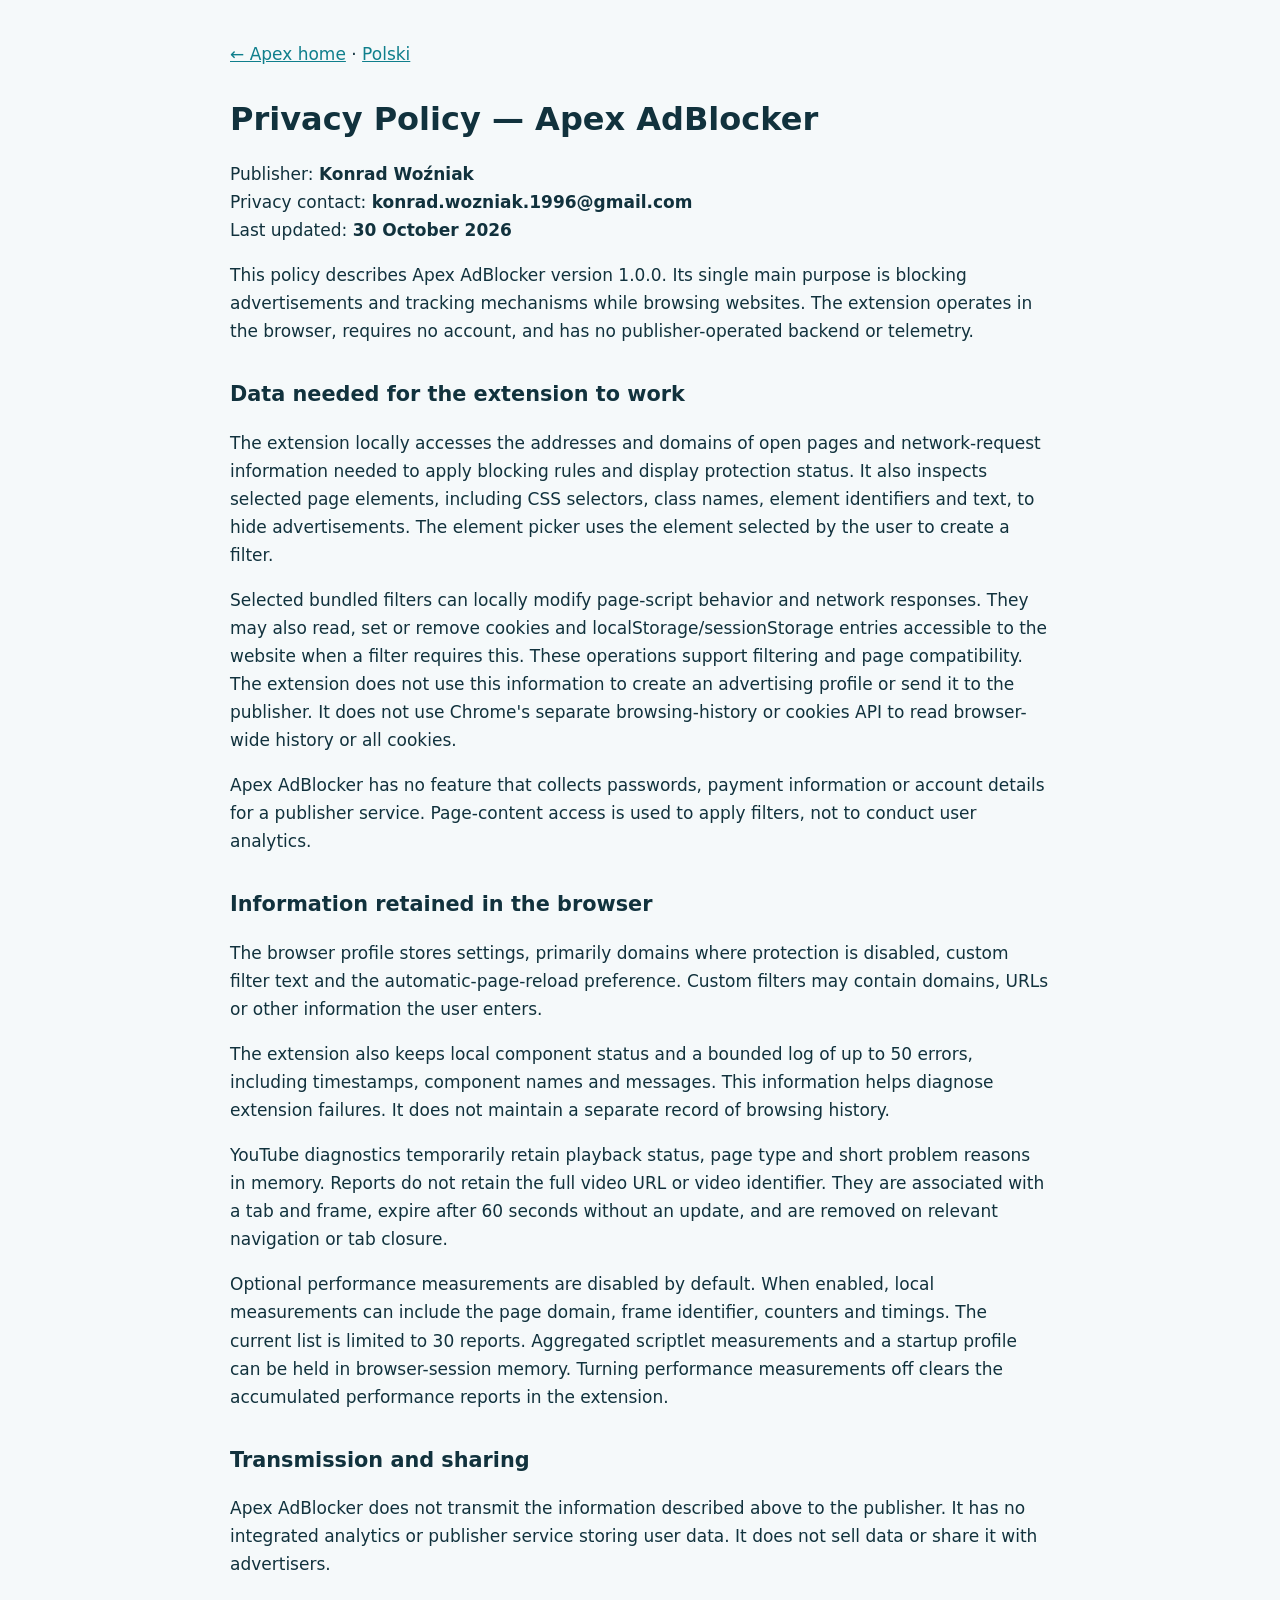
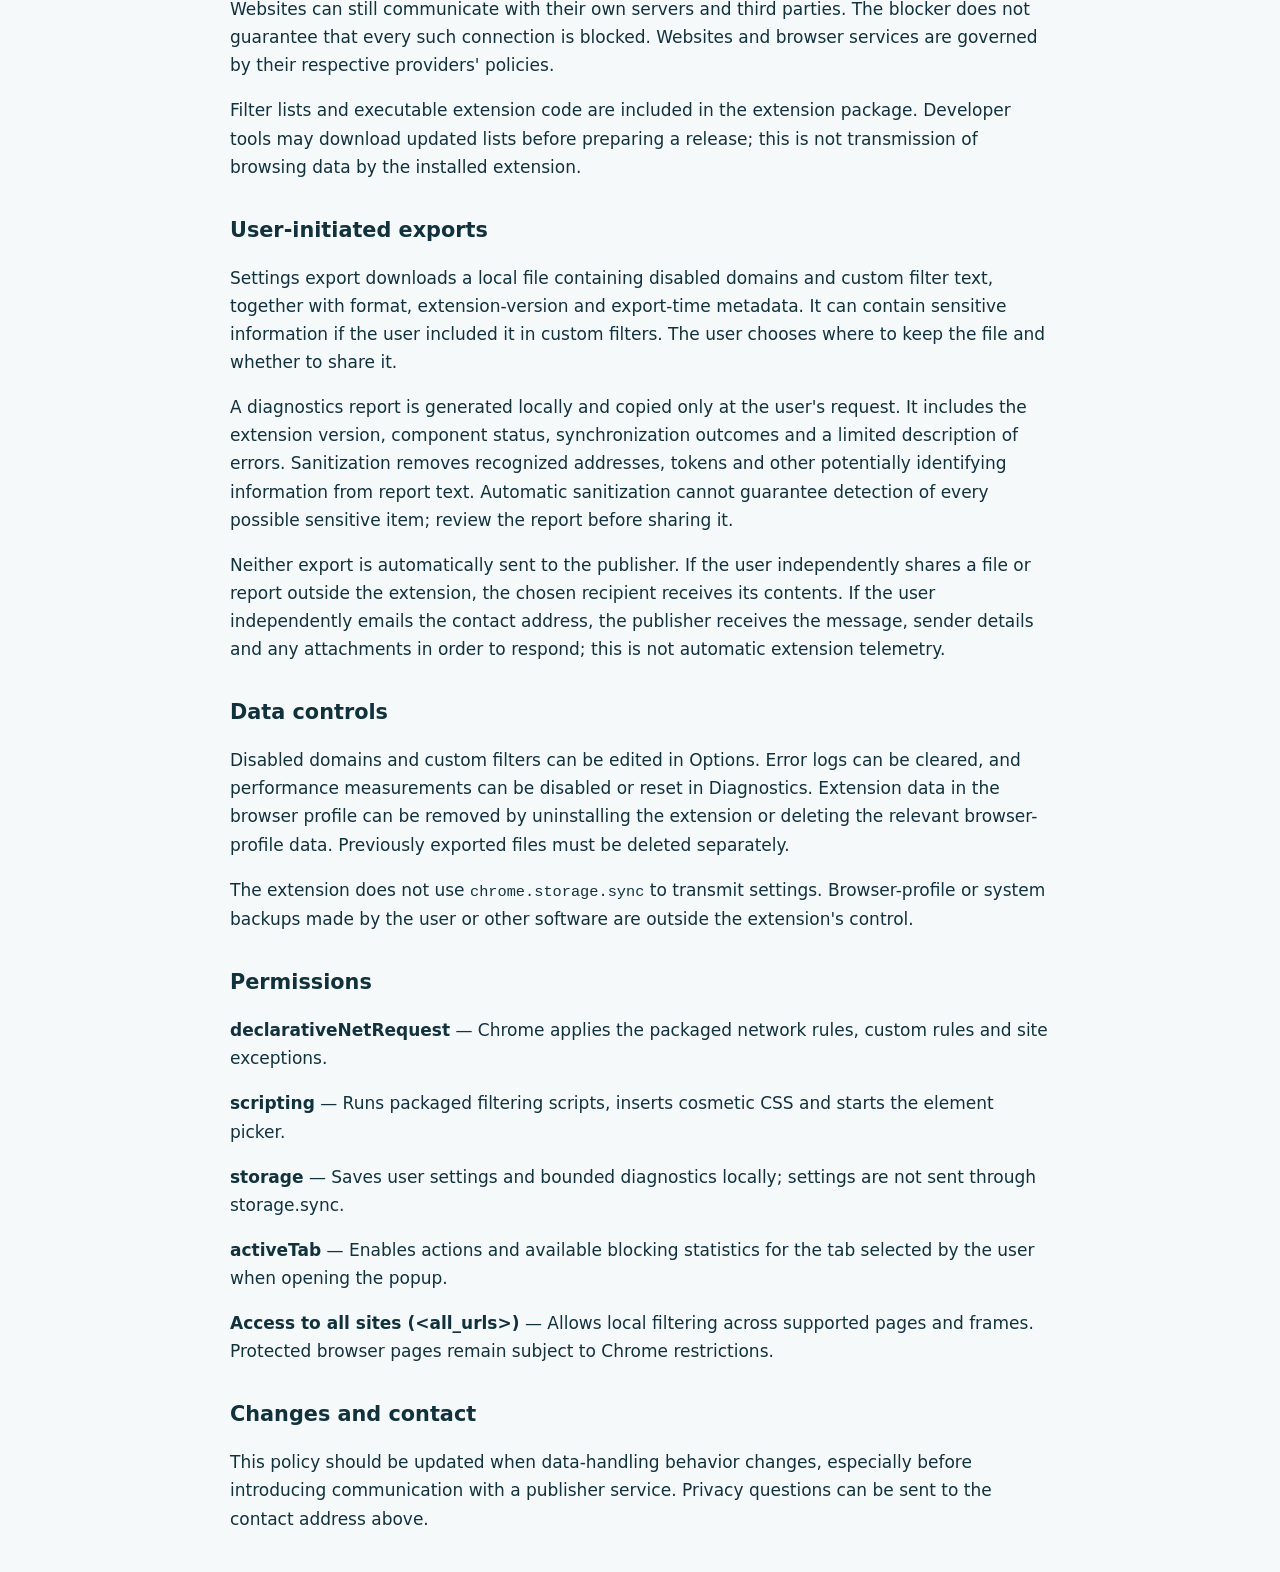
<file: website/privacy-en.html>
<!doctype html>
<html lang="en"><head><meta charset="utf-8"><meta name="viewport" content="width=device-width, initial-scale=1">
<meta name="color-scheme" content="light dark"><meta name="theme-color" content="#f5f9fa" media="(prefers-color-scheme: light)"><meta name="theme-color" content="#0b1d26" media="(prefers-color-scheme: dark)"><meta name="generator" content="Apex AdBlocker store materials"><meta http-equiv="Content-Security-Policy" content="default-src 'none'; style-src 'unsafe-inline'; base-uri 'none'; form-action 'none'">
<title>Apex AdBlocker Privacy Policy</title><style>html{color-scheme:light dark}body{max-width:820px;margin:40px auto;padding:0 24px;font:17px/1.65 system-ui,sans-serif}h1{line-height:1.2;font-size:2rem}h2{font-size:1.3rem;margin-top:2rem}a{color:#0f7f8c}code{font-size:.9em;overflow-wrap:anywhere}nav{margin-bottom:2rem}p{overflow-wrap:anywhere}html{background:#f5f9fa;color:#11323d}@media(prefers-color-scheme:dark){html{background:#0b1d26;color:#e0eef3}a{color:#75d3cc}}</style></head>
<body><nav><a href="en.html">← Apex home</a> · <a href="privacy.html">Polski</a></nav><main><h1>Privacy Policy — Apex AdBlocker</h1>
<p>Publisher: <strong>Konrad Woźniak</strong><br>Privacy contact: <strong>konrad.wozniak.1996@gmail.com</strong><br>Last updated: <strong>30 October 2026</strong></p>
<p>This policy describes Apex AdBlocker version 1.0.0. Its single main purpose is blocking advertisements and tracking mechanisms while browsing websites. The extension operates in the browser, requires no account, and has no publisher-operated backend or telemetry.</p>
<h2>Data needed for the extension to work</h2>
<p>The extension locally accesses the addresses and domains of open pages and network-request information needed to apply blocking rules and display protection status. It also inspects selected page elements, including CSS selectors, class names, element identifiers and text, to hide advertisements. The element picker uses the element selected by the user to create a filter.</p>
<p>Selected bundled filters can locally modify page-script behavior and network responses. They may also read, set or remove cookies and localStorage/sessionStorage entries accessible to the website when a filter requires this. These operations support filtering and page compatibility. The extension does not use this information to create an advertising profile or send it to the publisher. It does not use Chrome's separate browsing-history or cookies API to read browser-wide history or all cookies.</p>
<p>Apex AdBlocker has no feature that collects passwords, payment information or account details for a publisher service. Page-content access is used to apply filters, not to conduct user analytics.</p>
<h2>Information retained in the browser</h2>
<p>The browser profile stores settings, primarily domains where protection is disabled, custom filter text and the automatic-page-reload preference. Custom filters may contain domains, URLs or other information the user enters.</p>
<p>The extension also keeps local component status and a bounded log of up to 50 errors, including timestamps, component names and messages. This information helps diagnose extension failures. It does not maintain a separate record of browsing history.</p>
<p>YouTube diagnostics temporarily retain playback status, page type and short problem reasons in memory. Reports do not retain the full video URL or video identifier. They are associated with a tab and frame, expire after 60 seconds without an update, and are removed on relevant navigation or tab closure.</p>
<p>Optional performance measurements are disabled by default. When enabled, local measurements can include the page domain, frame identifier, counters and timings. The current list is limited to 30 reports. Aggregated scriptlet measurements and a startup profile can be held in browser-session memory. Turning performance measurements off clears the accumulated performance reports in the extension.</p>
<h2>Transmission and sharing</h2>
<p>Apex AdBlocker does not transmit the information described above to the publisher. It has no integrated analytics or publisher service storing user data. It does not sell data or share it with advertisers.</p>
<p>Websites can still communicate with their own servers and third parties. The blocker does not guarantee that every such connection is blocked. Websites and browser services are governed by their respective providers' policies.</p>
<p>Filter lists and executable extension code are included in the extension package. Developer tools may download updated lists before preparing a release; this is not transmission of browsing data by the installed extension.</p>
<h2>User-initiated exports</h2>
<p>Settings export downloads a local file containing disabled domains and custom filter text, together with format, extension-version and export-time metadata. It can contain sensitive information if the user included it in custom filters. The user chooses where to keep the file and whether to share it.</p>
<p>A diagnostics report is generated locally and copied only at the user's request. It includes the extension version, component status, synchronization outcomes and a limited description of errors. Sanitization removes recognized addresses, tokens and other potentially identifying information from report text. Automatic sanitization cannot guarantee detection of every possible sensitive item; review the report before sharing it.</p>
<p>Neither export is automatically sent to the publisher. If the user independently shares a file or report outside the extension, the chosen recipient receives its contents. If the user independently emails the contact address, the publisher receives the message, sender details and any attachments in order to respond; this is not automatic extension telemetry.</p>
<h2>Data controls</h2>
<p>Disabled domains and custom filters can be edited in Options. Error logs can be cleared, and performance measurements can be disabled or reset in Diagnostics. Extension data in the browser profile can be removed by uninstalling the extension or deleting the relevant browser-profile data. Previously exported files must be deleted separately.</p>
<p>The extension does not use <code>chrome.storage.sync</code> to transmit settings. Browser-profile or system backups made by the user or other software are outside the extension's control.</p>
<h2>Permissions</h2>
<p><strong>declarativeNetRequest</strong> — Chrome applies the packaged network rules, custom rules and site exceptions.</p>
<p><strong>scripting</strong> — Runs packaged filtering scripts, inserts cosmetic CSS and starts the element picker.</p>
<p><strong>storage</strong> — Saves user settings and bounded diagnostics locally; settings are not sent through storage.sync.</p>
<p><strong>activeTab</strong> — Enables actions and available blocking statistics for the tab selected by the user when opening the popup.</p>
<p><strong>Access to all sites (&lt;all_urls&gt;)</strong> — Allows local filtering across supported pages and frames. Protected browser pages remain subject to Chrome restrictions.</p>
<h2>Changes and contact</h2>
<p>This policy should be updated when data-handling behavior changes, especially before introducing communication with a publisher service. Privacy questions can be sent to the contact address above.</p></main></body></html>
</file>
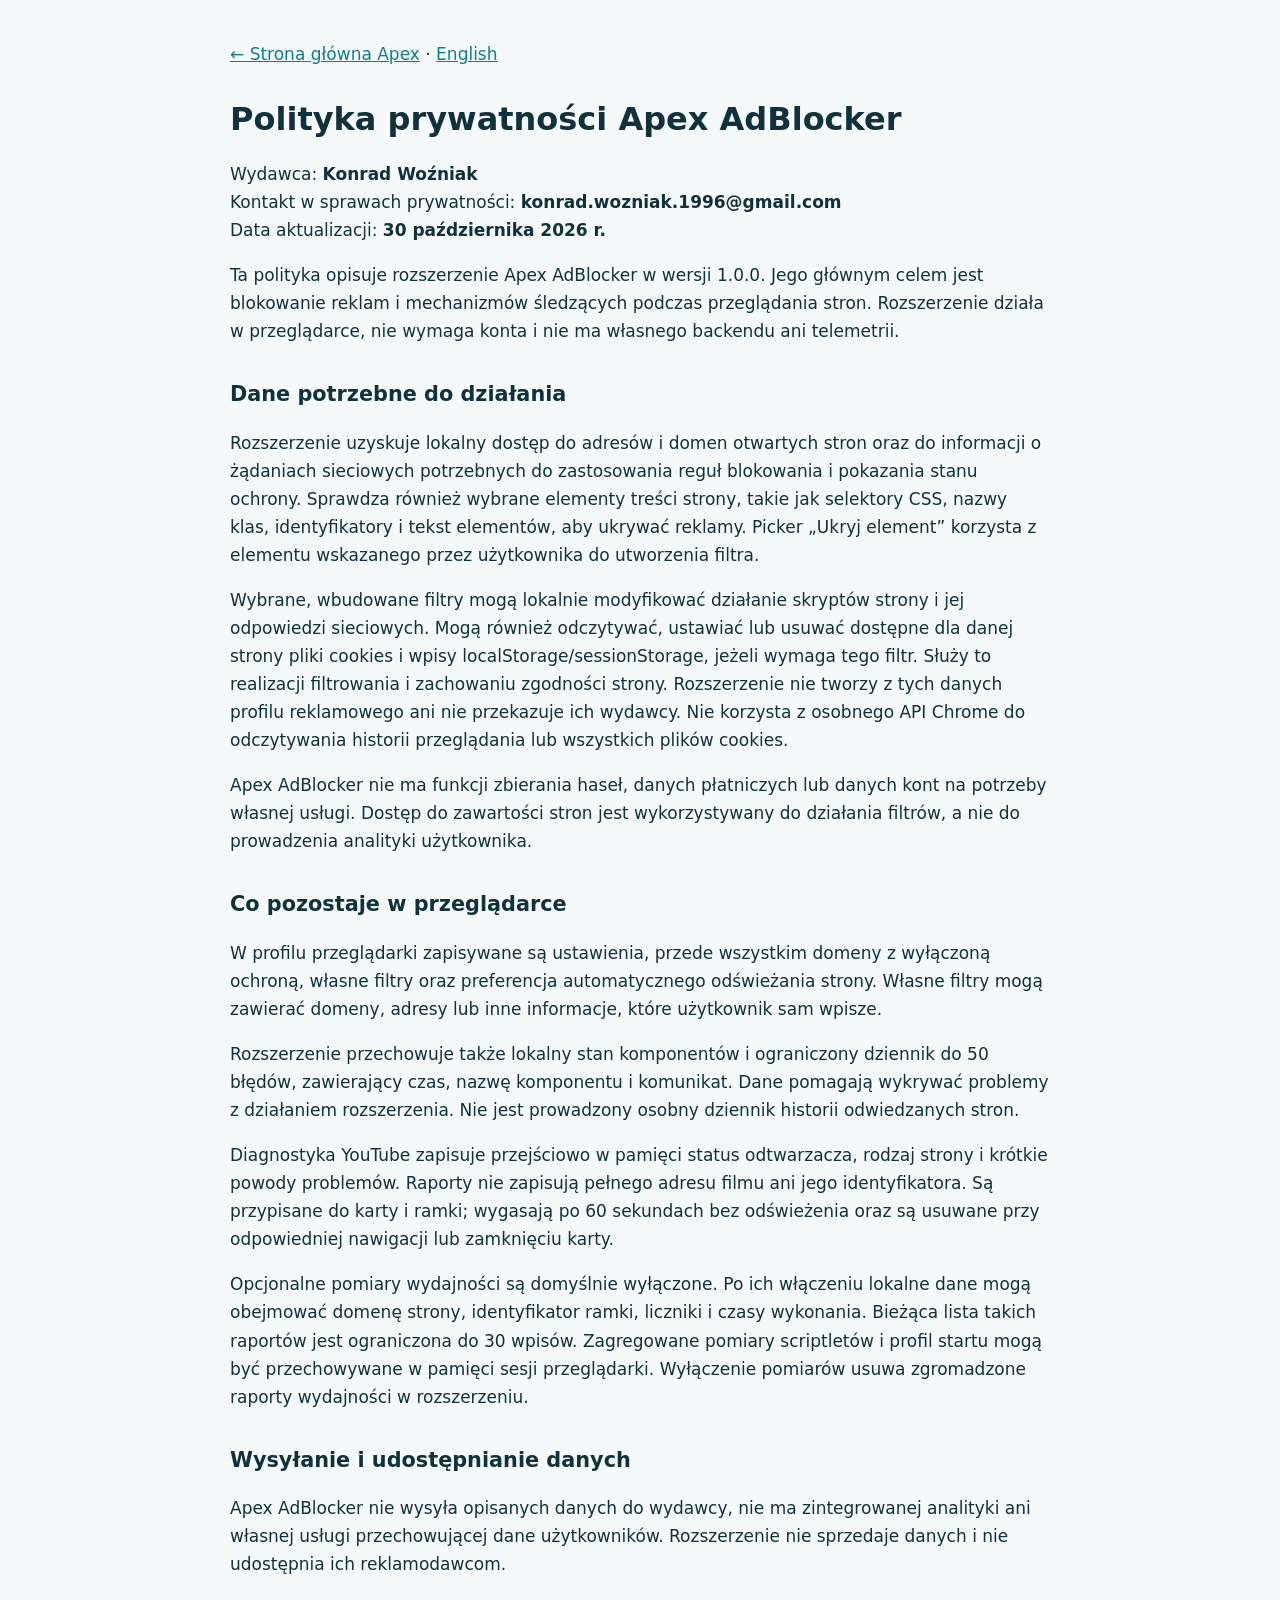
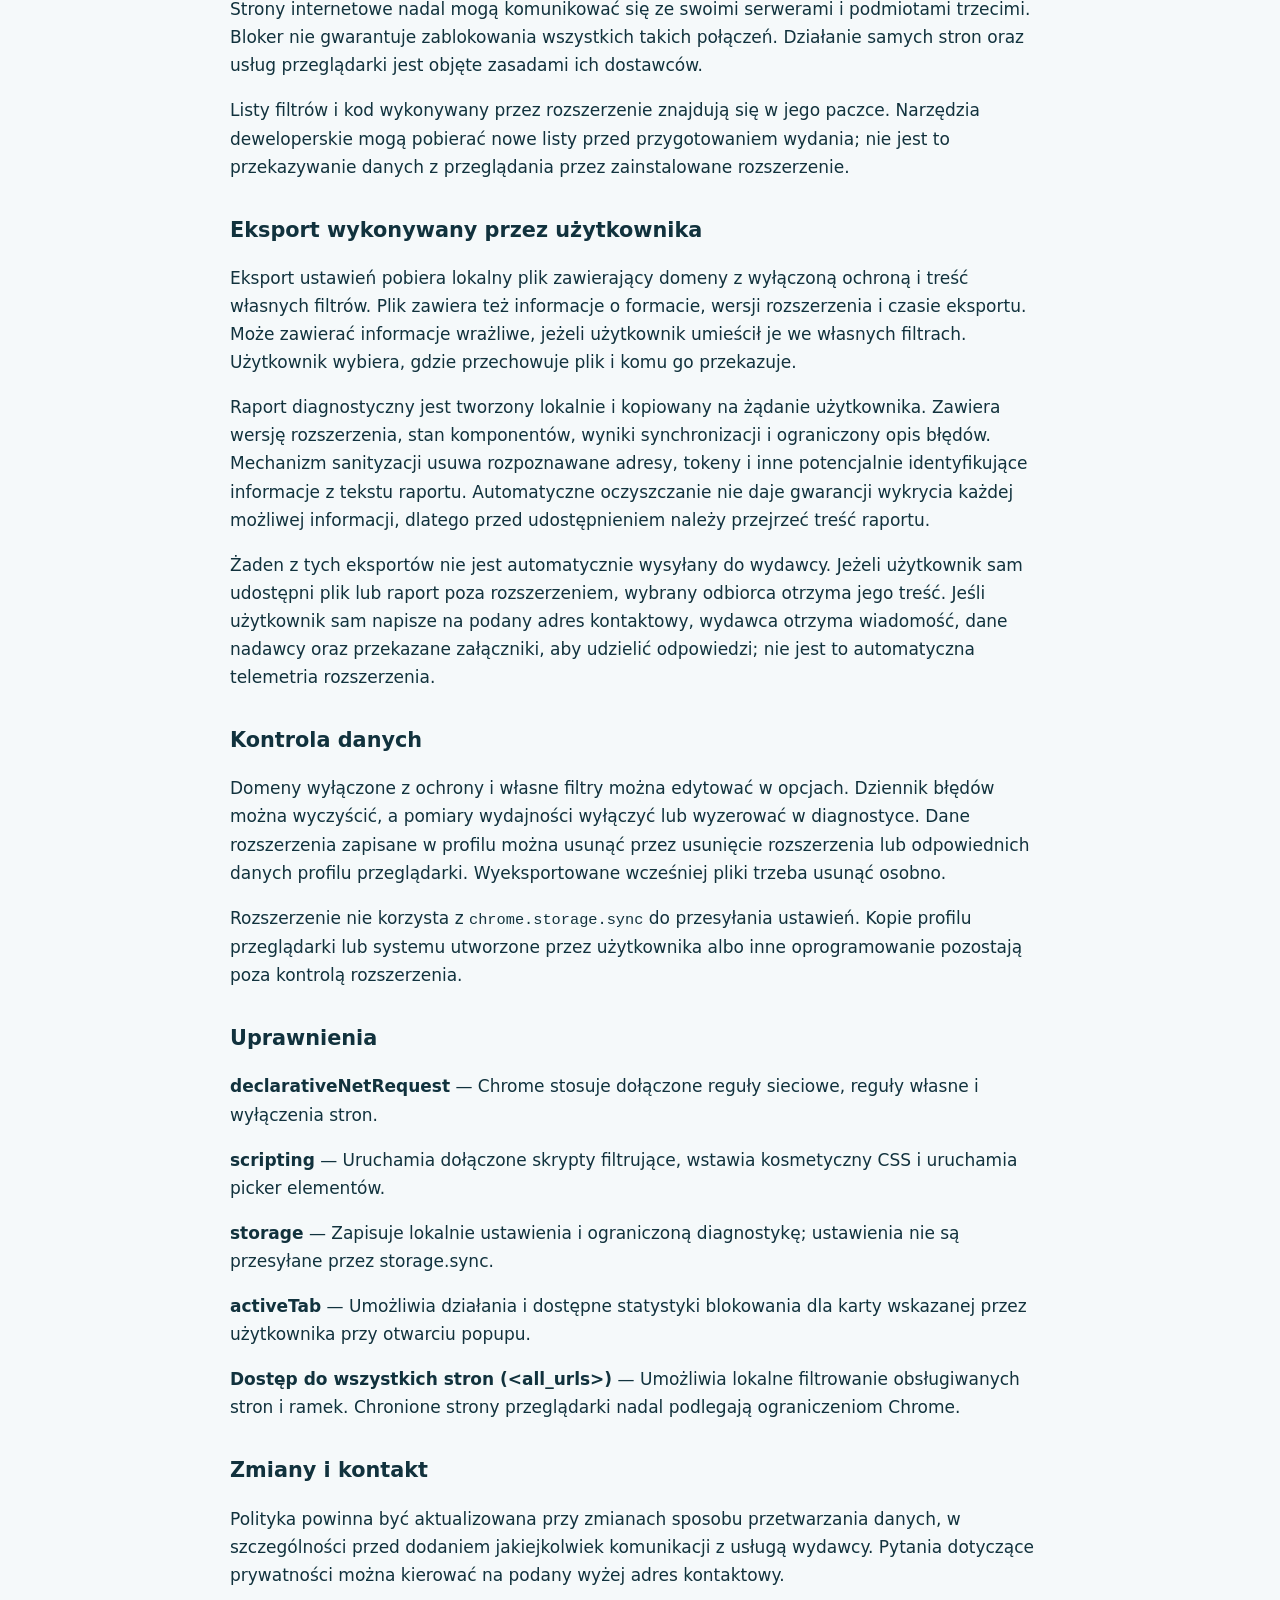
<file: website/privacy.html>
<!doctype html>
<html lang="pl"><head><meta charset="utf-8"><meta name="viewport" content="width=device-width, initial-scale=1">
<meta name="color-scheme" content="light dark"><meta name="theme-color" content="#f5f9fa" media="(prefers-color-scheme: light)"><meta name="theme-color" content="#0b1d26" media="(prefers-color-scheme: dark)"><meta name="generator" content="Apex AdBlocker store materials"><meta http-equiv="Content-Security-Policy" content="default-src 'none'; style-src 'unsafe-inline'; base-uri 'none'; form-action 'none'">
<title>Polityka prywatności Apex AdBlocker</title><style>html{color-scheme:light dark}body{max-width:820px;margin:40px auto;padding:0 24px;font:17px/1.65 system-ui,sans-serif}h1{line-height:1.2;font-size:2rem}h2{font-size:1.3rem;margin-top:2rem}a{color:#0f7f8c}code{font-size:.9em;overflow-wrap:anywhere}nav{margin-bottom:2rem}p{overflow-wrap:anywhere}html{background:#f5f9fa;color:#11323d}@media(prefers-color-scheme:dark){html{background:#0b1d26;color:#e0eef3}a{color:#75d3cc}}</style></head>
<body><nav><a href="index.html">← Strona główna Apex</a> · <a href="privacy-en.html">English</a></nav><main><h1>Polityka prywatności Apex AdBlocker</h1>
<p>Wydawca: <strong>Konrad Woźniak</strong><br>Kontakt w sprawach prywatności: <strong>konrad.wozniak.1996@gmail.com</strong><br>Data aktualizacji: <strong>30 października 2026 r.</strong></p>
<p>Ta polityka opisuje rozszerzenie Apex AdBlocker w wersji 1.0.0. Jego głównym celem jest blokowanie reklam i mechanizmów śledzących podczas przeglądania stron. Rozszerzenie działa w przeglądarce, nie wymaga konta i nie ma własnego backendu ani telemetrii.</p>
<h2>Dane potrzebne do działania</h2>
<p>Rozszerzenie uzyskuje lokalny dostęp do adresów i domen otwartych stron oraz do informacji o żądaniach sieciowych potrzebnych do zastosowania reguł blokowania i pokazania stanu ochrony. Sprawdza również wybrane elementy treści strony, takie jak selektory CSS, nazwy klas, identyfikatory i tekst elementów, aby ukrywać reklamy. Picker „Ukryj element” korzysta z elementu wskazanego przez użytkownika do utworzenia filtra.</p>
<p>Wybrane, wbudowane filtry mogą lokalnie modyfikować działanie skryptów strony i jej odpowiedzi sieciowych. Mogą również odczytywać, ustawiać lub usuwać dostępne dla danej strony pliki cookies i wpisy localStorage/sessionStorage, jeżeli wymaga tego filtr. Służy to realizacji filtrowania i zachowaniu zgodności strony. Rozszerzenie nie tworzy z tych danych profilu reklamowego ani nie przekazuje ich wydawcy. Nie korzysta z osobnego API Chrome do odczytywania historii przeglądania lub wszystkich plików cookies.</p>
<p>Apex AdBlocker nie ma funkcji zbierania haseł, danych płatniczych lub danych kont na potrzeby własnej usługi. Dostęp do zawartości stron jest wykorzystywany do działania filtrów, a nie do prowadzenia analityki użytkownika.</p>
<h2>Co pozostaje w przeglądarce</h2>
<p>W profilu przeglądarki zapisywane są ustawienia, przede wszystkim domeny z wyłączoną ochroną, własne filtry oraz preferencja automatycznego odświeżania strony. Własne filtry mogą zawierać domeny, adresy lub inne informacje, które użytkownik sam wpisze.</p>
<p>Rozszerzenie przechowuje także lokalny stan komponentów i ograniczony dziennik do 50 błędów, zawierający czas, nazwę komponentu i komunikat. Dane pomagają wykrywać problemy z działaniem rozszerzenia. Nie jest prowadzony osobny dziennik historii odwiedzanych stron.</p>
<p>Diagnostyka YouTube zapisuje przejściowo w pamięci status odtwarzacza, rodzaj strony i krótkie powody problemów. Raporty nie zapisują pełnego adresu filmu ani jego identyfikatora. Są przypisane do karty i ramki; wygasają po 60 sekundach bez odświeżenia oraz są usuwane przy odpowiedniej nawigacji lub zamknięciu karty.</p>
<p>Opcjonalne pomiary wydajności są domyślnie wyłączone. Po ich włączeniu lokalne dane mogą obejmować domenę strony, identyfikator ramki, liczniki i czasy wykonania. Bieżąca lista takich raportów jest ograniczona do 30 wpisów. Zagregowane pomiary scriptletów i profil startu mogą być przechowywane w pamięci sesji przeglądarki. Wyłączenie pomiarów usuwa zgromadzone raporty wydajności w rozszerzeniu.</p>
<h2>Wysyłanie i udostępnianie danych</h2>
<p>Apex AdBlocker nie wysyła opisanych danych do wydawcy, nie ma zintegrowanej analityki ani własnej usługi przechowującej dane użytkowników. Rozszerzenie nie sprzedaje danych i nie udostępnia ich reklamodawcom.</p>
<p>Strony internetowe nadal mogą komunikować się ze swoimi serwerami i podmiotami trzecimi. Bloker nie gwarantuje zablokowania wszystkich takich połączeń. Działanie samych stron oraz usług przeglądarki jest objęte zasadami ich dostawców.</p>
<p>Listy filtrów i kod wykonywany przez rozszerzenie znajdują się w jego paczce. Narzędzia deweloperskie mogą pobierać nowe listy przed przygotowaniem wydania; nie jest to przekazywanie danych z przeglądania przez zainstalowane rozszerzenie.</p>
<h2>Eksport wykonywany przez użytkownika</h2>
<p>Eksport ustawień pobiera lokalny plik zawierający domeny z wyłączoną ochroną i treść własnych filtrów. Plik zawiera też informacje o formacie, wersji rozszerzenia i czasie eksportu. Może zawierać informacje wrażliwe, jeżeli użytkownik umieścił je we własnych filtrach. Użytkownik wybiera, gdzie przechowuje plik i komu go przekazuje.</p>
<p>Raport diagnostyczny jest tworzony lokalnie i kopiowany na żądanie użytkownika. Zawiera wersję rozszerzenia, stan komponentów, wyniki synchronizacji i ograniczony opis błędów. Mechanizm sanityzacji usuwa rozpoznawane adresy, tokeny i inne potencjalnie identyfikujące informacje z tekstu raportu. Automatyczne oczyszczanie nie daje gwarancji wykrycia każdej możliwej informacji, dlatego przed udostępnieniem należy przejrzeć treść raportu.</p>
<p>Żaden z tych eksportów nie jest automatycznie wysyłany do wydawcy. Jeżeli użytkownik sam udostępni plik lub raport poza rozszerzeniem, wybrany odbiorca otrzyma jego treść. Jeśli użytkownik sam napisze na podany adres kontaktowy, wydawca otrzyma wiadomość, dane nadawcy oraz przekazane załączniki, aby udzielić odpowiedzi; nie jest to automatyczna telemetria rozszerzenia.</p>
<h2>Kontrola danych</h2>
<p>Domeny wyłączone z ochrony i własne filtry można edytować w opcjach. Dziennik błędów można wyczyścić, a pomiary wydajności wyłączyć lub wyzerować w diagnostyce. Dane rozszerzenia zapisane w profilu można usunąć przez usunięcie rozszerzenia lub odpowiednich danych profilu przeglądarki. Wyeksportowane wcześniej pliki trzeba usunąć osobno.</p>
<p>Rozszerzenie nie korzysta z <code>chrome.storage.sync</code> do przesyłania ustawień. Kopie profilu przeglądarki lub systemu utworzone przez użytkownika albo inne oprogramowanie pozostają poza kontrolą rozszerzenia.</p>
<h2>Uprawnienia</h2>
<p><strong>declarativeNetRequest</strong> — Chrome stosuje dołączone reguły sieciowe, reguły własne i wyłączenia stron.</p>
<p><strong>scripting</strong> — Uruchamia dołączone skrypty filtrujące, wstawia kosmetyczny CSS i uruchamia picker elementów.</p>
<p><strong>storage</strong> — Zapisuje lokalnie ustawienia i ograniczoną diagnostykę; ustawienia nie są przesyłane przez storage.sync.</p>
<p><strong>activeTab</strong> — Umożliwia działania i dostępne statystyki blokowania dla karty wskazanej przez użytkownika przy otwarciu popupu.</p>
<p><strong>Dostęp do wszystkich stron (&lt;all_urls&gt;)</strong> — Umożliwia lokalne filtrowanie obsługiwanych stron i ramek. Chronione strony przeglądarki nadal podlegają ograniczeniom Chrome.</p>
<h2>Zmiany i kontakt</h2>
<p>Polityka powinna być aktualizowana przy zmianach sposobu przetwarzania danych, w szczególności przed dodaniem jakiejkolwiek komunikacji z usługą wydawcy. Pytania dotyczące prywatności można kierować na podany wyżej adres kontaktowy.</p></main></body></html>
</file>
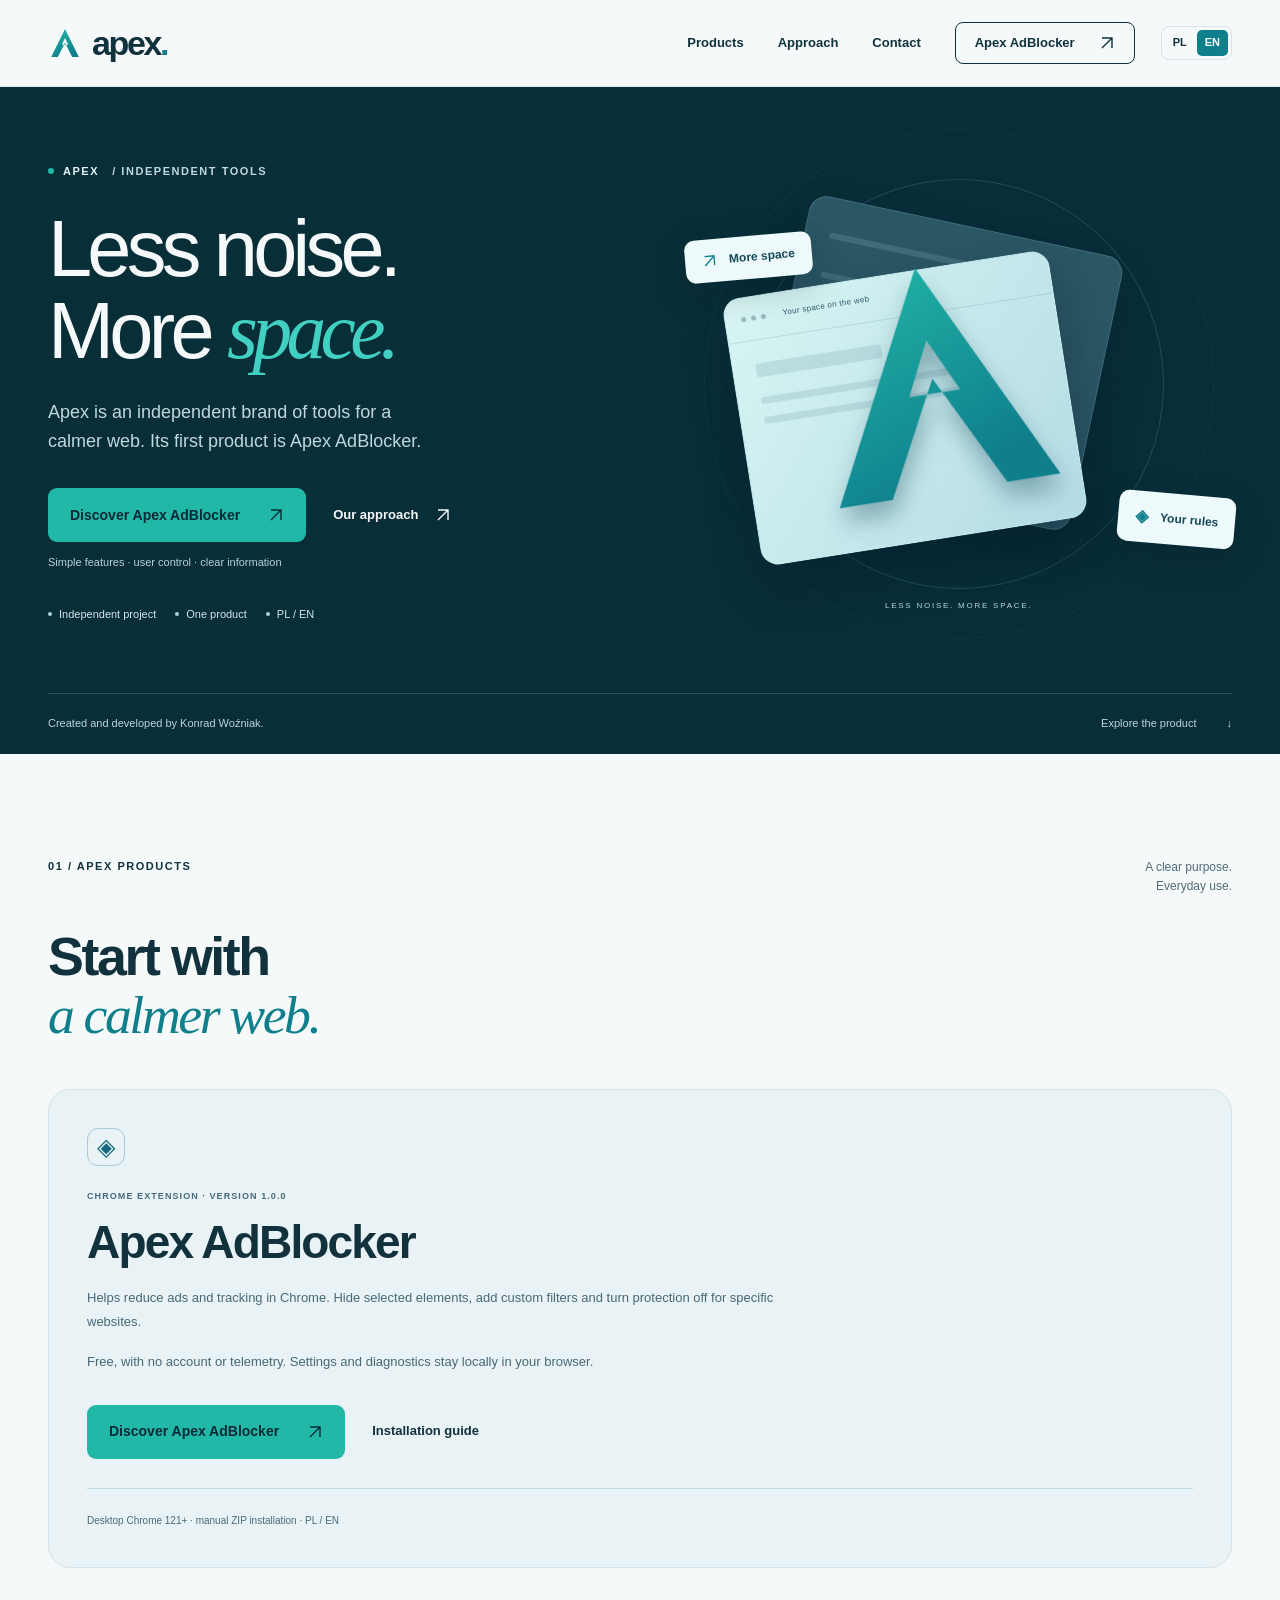
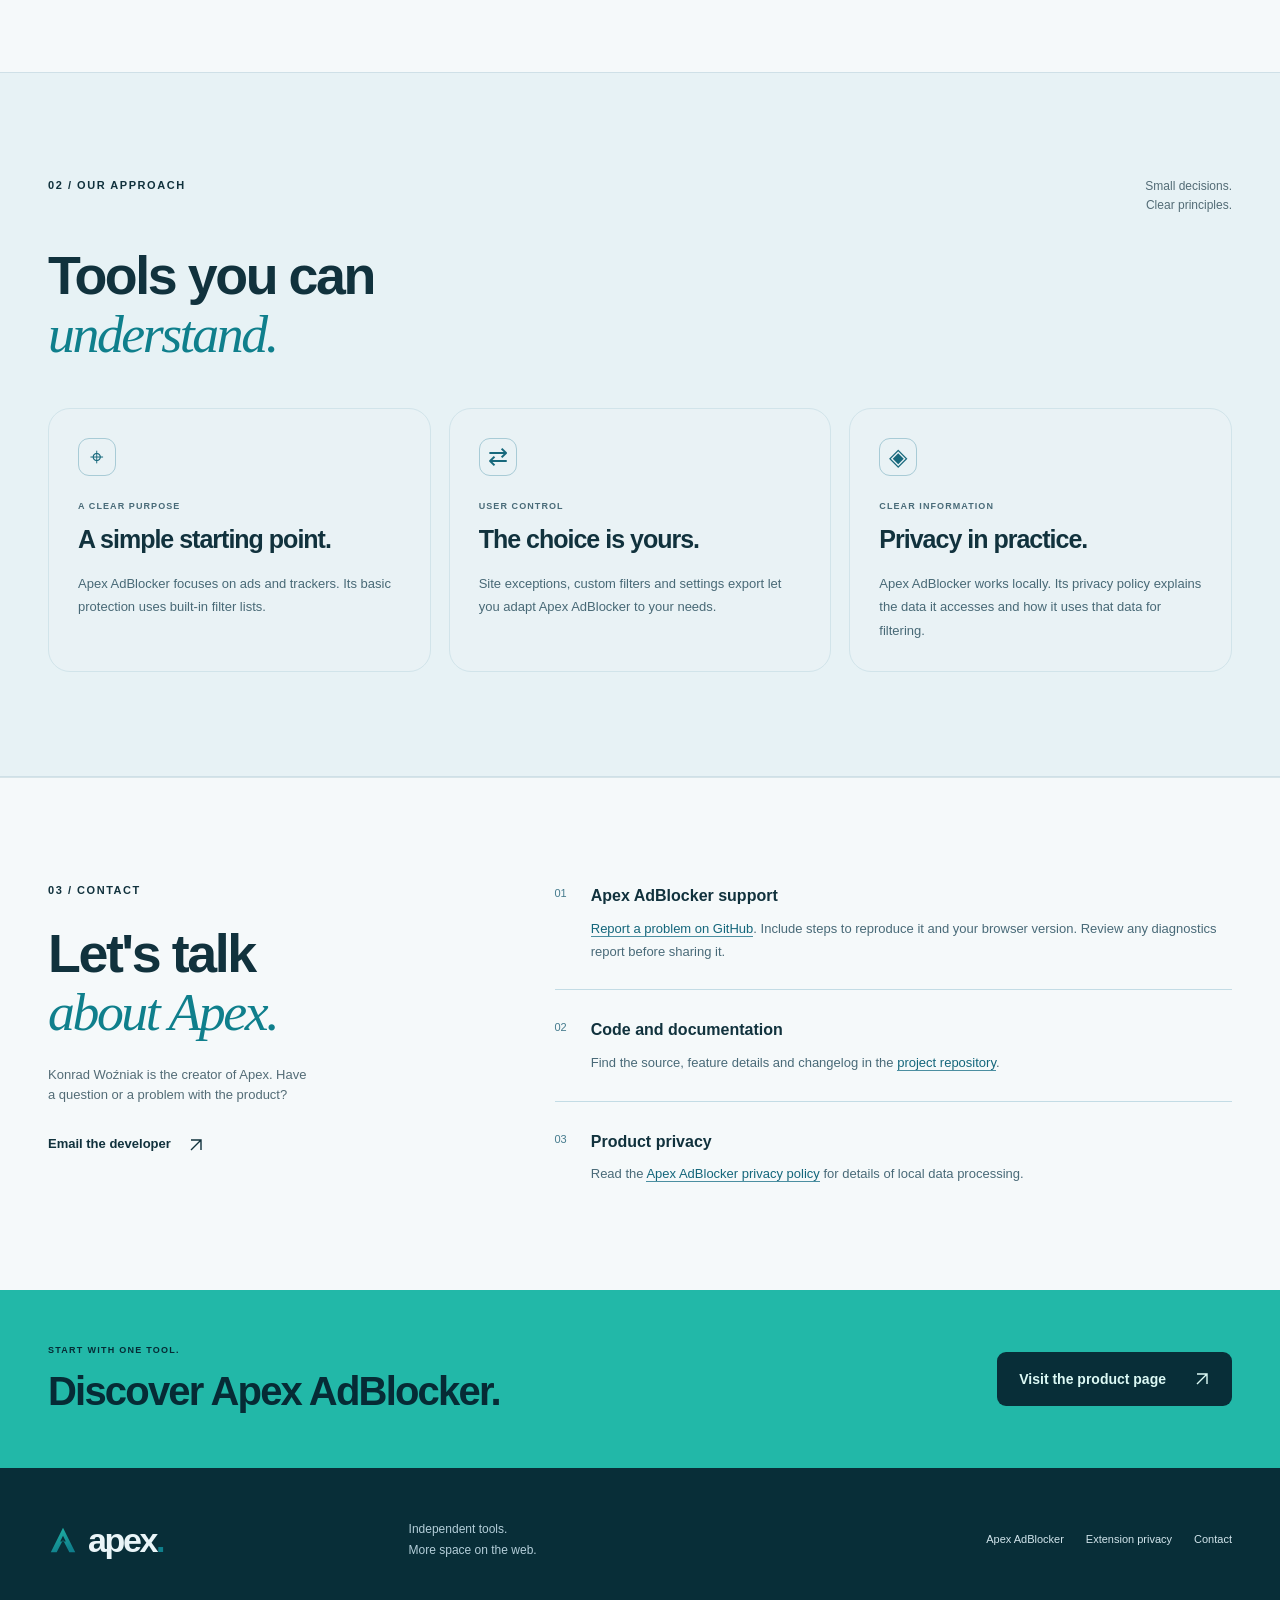
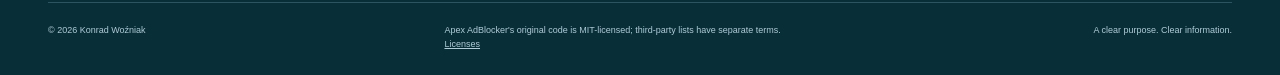
<file: website/brand/en.html>
<!doctype html>
<html lang="en">
<head>
  <meta charset="utf-8">
  <meta name="viewport" content="width=device-width, initial-scale=1">
  <meta name="description" content="Apex — an independent brand of tools for a calmer web. Discover Apex AdBlocker, an ad and tracker blocker for Chrome.">
  <meta name="color-scheme" content="light dark">
  <meta name="theme-color" content="#f5f9fa" media="(prefers-color-scheme: light)">
  <meta name="theme-color" content="#0b1d26" media="(prefers-color-scheme: dark)">
  <title>Apex — more space on the web</title>
  <link rel="alternate" hreflang="pl" href="index.html">
  <link rel="alternate" hreflang="en" href="en.html">
  <link rel="icon" href="../assets/apex.svg" type="image/svg+xml">
  <link rel="stylesheet" href="../styles.css">
  <script src="../app.js" defer></script>
</head>
<body>
  <a class="skip-link" href="#main">Skip to content</a>
  <header class="site-header">
    <div class="container header-inner">
      <a class="brand" href="#start" aria-label="Apex — home"><img src="../assets/apex.svg" width="34" height="34" alt=""><span>apex<span class="brand-dot">.</span></span></a>
      <div class="header-controls">
        <nav id="navigation" aria-label="Main navigation">
          <a href="#produkty">Products</a><a href="#podejscie">Approach</a><a href="#kontakt">Contact</a>
          <a class="nav-download" href="../en.html">Apex AdBlocker <svg class="icon-arrow" width="16" height="16" viewBox="0 0 16 16" fill="none" stroke="currentColor" stroke-width="1.4" aria-hidden="true"><path d="M3 13 13 3M3 3h10v10"/></svg></a>
        </nav>
        <div class="language-switch" role="group" aria-label="Language"><a href="index.html" lang="pl" hreflang="pl">PL</a><a href="en.html" lang="en" hreflang="en" aria-current="page">EN</a></div>
        <button class="menu-toggle" type="button" aria-expanded="false" aria-controls="navigation" hidden>Menu <span aria-hidden="true">☰</span></button>
      </div>
    </div>
  </header>
  <main id="main">
    <section class="hero" id="start" aria-labelledby="hero-heading">
      <div class="container hero-grid">
        <div class="hero-copy">
          <p class="eyebrow"><span class="status-dot" aria-hidden="true"></span> APEX <span class="version">/ INDEPENDENT TOOLS</span></p>
          <h1 id="hero-heading">Less noise.<br>More <em>space.</em></h1>
          <p class="hero-description">Apex is an independent brand of tools for a calmer web. Its first product is Apex AdBlocker.</p>
          <div class="hero-actions">
            <a class="button button-accent" href="../en.html">Discover Apex AdBlocker <svg class="icon-arrow" width="16" height="16" viewBox="0 0 16 16" fill="none" stroke="currentColor" stroke-width="1.4" aria-hidden="true"><path d="M3 13 13 3M3 3h10v10"/></svg></a>
            <a class="text-link" href="#podejscie">Our approach <svg class="icon-arrow" width="16" height="16" viewBox="0 0 16 16" fill="none" stroke="currentColor" stroke-width="1.4" aria-hidden="true"><path d="M3 13 13 3M3 3h10v10"/></svg></a>
          </div>
          <p class="download-caption">Simple features · user control · clear information</p>
          <div class="hero-facts"><span>Independent project</span><span>One product</span><span>PL / EN</span></div>
        </div>
        <div class="hero-art" role="img" aria-label="The Apex logo surrounded by illustrated browser cards">
          <div class="art-grid"></div><div class="art-orbit orbit-one"></div><div class="art-orbit orbit-two"></div>
          <div class="art-card art-card-back"><span></span><span></span><span></span></div>
          <div class="art-card art-card-front"><div class="art-card-top"><i></i><i></i><i></i><span>Your space on the web</span></div><div class="art-lines"><span></span><span></span><span></span></div></div>
          <img class="hero-mark" src="../assets/apex.svg" width="300" height="300" alt="">
          <div class="art-label label-one"><svg class="icon-arrow" width="16" height="16" viewBox="0 0 16 16" fill="none" stroke="currentColor" stroke-width="1.4" aria-hidden="true"><path d="M3 13 13 3M3 3h10v10"/></svg> More space</div>
          <div class="art-label label-two"><span aria-hidden="true">◈</span> Your rules</div>
          <span class="art-caption">LESS NOISE. MORE SPACE.</span>
        </div>
      </div>
      <div class="container hero-bottom"><span>Created and developed by Konrad Woźniak.</span><a href="#produkty">Explore the product <span aria-hidden="true">↓</span></a></div>
    </section>

    <section class="features section" id="produkty" aria-labelledby="products-heading">
      <div class="container">
        <div class="section-top"><p class="eyebrow">01 / APEX PRODUCTS</p><p class="section-aside">A clear purpose.<br>Everyday use.</p></div>
        <h2 id="products-heading">Start with<br><em>a calmer web.</em></h2>
        <div class="feature-grid brand-product-grid">
          <article class="feature-card brand-product-card">
            <span class="feature-icon" aria-hidden="true">◈</span>
            <p class="card-kicker">CHROME EXTENSION · VERSION 1.0.0</p>
            <h3>Apex AdBlocker</h3>
            <p>Helps reduce ads and tracking in Chrome. Hide selected elements, add custom filters and turn protection off for specific websites.</p>
            <p>Free, with no account or telemetry. Settings and diagnostics stay locally in your browser.</p>
            <div class="hero-actions"><a class="button button-accent" href="../en.html">Discover Apex AdBlocker <svg class="icon-arrow" width="16" height="16" viewBox="0 0 16 16" fill="none" stroke="currentColor" stroke-width="1.4" aria-hidden="true"><path d="M3 13 13 3M3 3h10v10"/></svg></a><a class="text-link" href="../en.html#instalacja">Installation guide</a></div>
            <span class="card-note">Desktop Chrome 121+ · manual ZIP installation · PL / EN</span>
          </article>
        </div>
      </div>
    </section>

    <section class="section privacy-section" id="podejscie" aria-labelledby="approach-heading">
      <div class="container">
        <div class="section-top"><p class="eyebrow">02 / OUR APPROACH</p><p class="section-aside">Small decisions.<br>Clear principles.</p></div>
        <h2 id="approach-heading">Tools you can<br><em>understand.</em></h2>
        <div class="feature-grid brand-approach-grid">
          <article class="feature-card"><span class="feature-icon" aria-hidden="true">⌖</span><p class="card-kicker">A CLEAR PURPOSE</p><h3>A simple starting point.</h3><p>Apex AdBlocker focuses on ads and trackers. Its basic protection uses built-in filter lists.</p></article>
          <article class="feature-card"><span class="feature-icon" aria-hidden="true">⇄</span><p class="card-kicker">USER CONTROL</p><h3>The choice is yours.</h3><p>Site exceptions, custom filters and settings export let you adapt Apex AdBlocker to your needs.</p></article>
          <article class="feature-card"><span class="feature-icon" aria-hidden="true">◈</span><p class="card-kicker">CLEAR INFORMATION</p><h3>Privacy in practice.</h3><p>Apex AdBlocker works locally. Its privacy policy explains the data it accesses and how it uses that data for filtering.</p></article>
        </div>
      </div>
    </section>

    <section class="help section" id="kontakt" aria-labelledby="contact-heading">
      <div class="container help-grid">
        <div class="help-intro"><p class="eyebrow">03 / CONTACT</p><h2 id="contact-heading">Let's talk<br><em>about Apex.</em></h2><p>Konrad Woźniak is the creator of Apex. Have a question or a problem with the product?</p><a class="text-link" href="mailto:konrad.wozniak.1996@gmail.com">Email the developer <svg class="icon-arrow" width="16" height="16" viewBox="0 0 16 16" fill="none" stroke="currentColor" stroke-width="1.4" aria-hidden="true"><path d="M3 13 13 3M3 3h10v10"/></svg></a></div>
        <div class="privacy-list"><div><span aria-hidden="true">01</span><p><strong>Apex AdBlocker support</strong><a class="inline-link" href="https://github.com/Bonziuu/Apex-AdBlocker/issues">Report a problem on GitHub</a>. Include steps to reproduce it and your browser version. Review any diagnostics report before sharing it.</p></div><div><span aria-hidden="true">02</span><p><strong>Code and documentation</strong>Find the source, feature details and changelog in the <a class="inline-link" href="https://github.com/Bonziuu/Apex-AdBlocker">project repository</a>.</p></div><div><span aria-hidden="true">03</span><p><strong>Product privacy</strong>Read the <a class="inline-link" href="../privacy-en.html">Apex AdBlocker privacy policy</a> for details of local data processing.</p></div></div>
      </div>
    </section>
    <section class="closing"><div class="container closing-inner"><div><p class="eyebrow">START WITH ONE TOOL.</p><h2>Discover Apex AdBlocker.</h2></div><a class="button button-dark" href="../en.html">Visit the product page <svg class="icon-arrow" width="16" height="16" viewBox="0 0 16 16" fill="none" stroke="currentColor" stroke-width="1.4" aria-hidden="true"><path d="M3 13 13 3M3 3h10v10"/></svg></a></div></section>
  </main>
  <footer class="site-footer"><div class="container"><div class="footer-main"><a class="brand" href="#start" aria-label="Apex — back to top"><img src="../assets/apex.svg" width="30" height="30" alt=""><span>apex<span class="brand-dot">.</span></span></a><p>Independent tools.<br>More space on the web.</p><nav aria-label="Additional links"><a href="../en.html">Apex AdBlocker</a><a href="../privacy-en.html">Extension privacy</a><a href="mailto:konrad.wozniak.1996@gmail.com">Contact</a></nav></div><div class="footer-bottom"><span>© 2026 Konrad Woźniak</span><p>Apex AdBlocker's original code is MIT-licensed; third-party lists have separate terms. <a href="https://github.com/Bonziuu/Apex-AdBlocker/blob/eb6657b1fb0c47186cc7a954bdadfea1570a4119/LICENSING.md">Licenses</a></p><span>A clear purpose. Clear information.</span></div></div></footer>
</body>
</html>
</file>
<file: website/styles.css>
:root {
  color-scheme: light dark;
  --ink:#11323d;
  --muted:#536c76;
  --paper:#f5f9fa;
  --accent:#22b8a8;
  --teal:#0f7f8c;
  --line:#d6e4e8;
  --dark:#082e38;
  --white:#fff;
  --radius:22px
}
* {
  box-sizing:border-box
}
html {
  scroll-behavior:smooth;
  scroll-padding-top:96px
}
body {
  margin:0;
  background:var(--paper);
  color:var(--ink);
  font-family:Inter,"Segoe UI",Arial,sans-serif;
  font-size:16px;
  line-height:1.6
}
a {
  color:inherit;
  text-decoration:none
}
button {
  font:inherit
}
button,a,summary {
  -webkit-tap-highlight-color:transparent
}
a:focus-visible,button:focus-visible,summary:focus-visible {
  outline:3px solid #0f7f8c;
  outline-offset:6px
}
img {
  max-width:100%;
  display:block
}
h1,h2,h3,p {
  margin:0
}
h1,h2,h3 {
  line-height:1.08;
  letter-spacing:-.045em
}
h2 {
  font-size:clamp(36px,4.2vw,58px);
  font-weight:560
}
h2 em,h1 em {
  font-family:Georgia,"Times New Roman",serif;
  font-weight:400
}
h2 em {
  color:var(--teal)
}
.container {
  width:min(1200px,calc(100% - 96px));
  margin-inline:auto
}
.section {
  padding:104px 0
}
.eyebrow {
  font-size:11px;
  letter-spacing:.14em;
  font-weight:650;
  line-height:1.5
}
.skip-link {
  position:fixed;
  top:10px;
  left:12px;
  transform:translateY(-200%);
  background:white;
  color:#11323d;
  padding:12px 20px;
  z-index:100
}
.skip-link:focus {
  transform:none
}
.site-header {
  background:var(--paper);
  position:sticky;
  top:0;
  z-index:20;
  border-bottom:1px solid #dae7eb
}
.header-inner {
  height:86px;
  display:flex;
  justify-content:space-between;
  align-items:center
}
.brand {
  display:inline-flex;
  gap:10px;
  align-items:center;
  font-size:34px;
  line-height:1;
  font-weight:750;
  letter-spacing:-.07em
}
.brand-dot {
  color:var(--teal)
}
.header-inner nav {
  display:flex;
  align-items:center;
  gap:34px;
  font-size:13px;
  font-weight:550
}
.header-inner nav>a:not(.nav-download):hover {
  color:var(--teal)
}
.nav-download {
  border:1px solid var(--ink);
  padding:10px 19px;
  border-radius:8px;
  display:flex;
  align-items:center;
  gap:24px
}
.nav-download:hover {
  background:var(--ink);
  color:white
}
.menu-toggle {
  background:none;
  border:1px solid var(--line);
  border-radius:8px;
  padding:8px 12px;
  color:var(--ink)
}
.menu-toggle span {
  margin-left:10px
}
.hero {
  background:var(--dark);
  color:var(--paper);
  overflow:hidden
}
.hero-grid {
  display:grid;
  grid-template-columns:1.1fr 1fr;
  gap:36px;
  align-items:center;
  padding-block:76px 70px
}
.hero .eyebrow {
  color:#e1f2f5;
  display:flex;
  align-items:center;
  gap:9px
}
.status-dot {
  width:6px;
  height:6px;
  border-radius:50%;
  background:var(--accent)
}
.version {
  color:#c2d7df;
  margin-left:4px
}
.hero h1 {
  font-size:clamp(58px,6.2vw,86px);
  margin-top:28px;
  letter-spacing:-.06em;
  font-weight:520;
  line-height:1.04
}
.hero h1 em {
  color:#42d0c3;
  letter-spacing:-.07em;
  white-space:nowrap
}
.hero-description {
  font-size:18px;
  line-height:1.65;
  color:#c1d7df;
  max-width:400px;
  margin-top:25px
}
.hero-actions {
  display:flex;
  gap:27px;
  align-items:center;
  margin-top:31px
}
.button {
  display:inline-flex;
  align-items:center;
  justify-content:center;
  gap:28px;
  min-height:54px;
  padding:14px 22px;
  border-radius:9px;
  font-size:14px;
  font-weight:650;
  transition:transform .16s,background .16s
}
.button:hover {
  transform:translateY(-2px)
}
.button-accent {
  background:var(--accent);
  color:#062b35
}
.button-accent:hover {
  background:#41c9bb
}
.button-dark {
  background:var(--dark);
  color:#dcf9f5
}
.button span,.text-link span {
  font-size:20px;
  font-weight:400
}
.text-link {
  display:inline-flex;
  align-items:center;
  gap:17px;
  font-size:13px;
  font-weight:600
}
.text-link:hover {
  text-decoration:underline;
  text-underline-offset:5px
}
.download-caption {
  font-size:11px;
  color:#b7d0db;
  margin-top:12px
}
.hero-facts {
  display:flex;
  flex-wrap:wrap;
  gap:19px;
  font-size:11px;
  color:#d3e6ed;
  margin-top:34px
}
.hero-facts span {
  display:flex;
  align-items:center;
  gap:7px
}
.hero-facts span:before {
  content:"";
  height:4px;
  width:4px;
  background:#afd3dd;
  border-radius:50%
}
.hero-bottom {
  display:flex;
  justify-content:space-between;
  align-items:center;
  padding-block:21px;
  border-top:1px solid #2d535e;
  font-size:11px;
  color:#bdd5de
}
.hero-bottom a {
  display:flex;
  gap:30px;
  align-items:center
}
.hero-art {
  position:relative;
  height:440px;
  isolation:isolate;
  perspective:900px
}
.art-grid {
  position:absolute;
  inset:-40px;
  background-image:linear-gradient(#a2d9e50b 1px,transparent 1px),linear-gradient(90deg,#a2d9e50b 1px,transparent 1px);
  background-size:39px 39px;
  mask-image:radial-gradient(ellipse,black,transparent 70%)
}
.art-orbit {
  position:absolute;
  border:1px solid #9fe1ed2c;
  border-radius:50%;
  left:50%;
  top:48%;
  transform:translate(-50%,-50%);
  width:410px;
  height:410px
}
.orbit-two {
  width:510px;
  height:510px;
  border-style:dashed;
  opacity:.45
}
.art-card {
  position:absolute;
  border:1px solid #a3d1df31;
  border-radius:18px;
  box-shadow:0 26px 45px #031b2750
}
.art-card-back {
  width:320px;
  height:280px;
  top:50px;
  left:95px;
  background:#2b5664;
  transform:rotate(12deg)
}
.art-card-back>span {
  display:block;
  margin:34px 24px;
  width:65%;
  height:6px;
  background:#bfe7ed24;
  border-radius:4px
}
.art-card-front {
  width:330px;
  height:270px;
  top:100px;
  left:55px;
  transform:rotate(-9deg);
  background:linear-gradient(130deg,#d8f5f3,#b4dce5);
  overflow:hidden
}
.art-card-top {
  padding:15px 16px;
  display:flex;
  gap:5px;
  align-items:center;
  border-bottom:1px solid #1d4d5d22
}
.art-card-top i {
  width:5px;
  height:5px;
  border-radius:50%;
  background:#3e687666
}
.art-card-top span {
  font-size:8px;
  color:#315c6e;
  margin-left:12px;
  letter-spacing:.04em
}
.art-lines {
  padding:23px
}
.art-lines span {
  display:block;
  width:74%;
  height:7px;
  background:#2b607522;
  margin-bottom:13px;
  border-radius:3px
}
.art-lines span:first-child {
  height:14px;
  width:45%;
  margin-bottom:20px
}
.hero-mark {
  position:absolute;
  width:275px;
  height:275px;
  object-fit:contain;
  left:110px;
  top:69px;
  filter:drop-shadow(0 15px 12px #093b4c58);
  transform:rotate(-9deg)
}
.art-label {
  position:absolute;
  background:#edf9fa;
  color:#17485a;
  box-shadow:0 10px 35px #021e2b3d;
  border-radius:10px;
  padding:12px 17px;
  font-size:12px;
  font-weight:600;
  display:flex;
  gap:12px;
  align-items:center;
  white-space:nowrap
}
.art-label span {
  color:#0f7f8c;
  font-size:17px
}
.label-one {
  top:63px;
  left:0;
  transform:rotate(-5deg)
}
.label-two {
  right:-3px;
  bottom:68px;
  transform:rotate(5deg)
}
.art-caption {
  position:absolute;
  bottom:0;
  left:0;
  right:0;
  text-align:center;
  font-size:8px;
  letter-spacing:.22em;
  color:#b7d4df
}
.section-top {
  display:flex;
  justify-content:space-between;
  gap:30px;
  align-items:start;
  margin-bottom:31px
}
.section-aside {
  font-size:12px;
  color:var(--muted);
  text-align:right
}
.feature-grid {
  display:grid;
  grid-template-columns:repeat(3,1fr);
  gap:18px;
  margin-top:45px
}
.feature-card {
  position:relative;
  background:#e9f2f5;
  border:1px solid #d1e4ea;
  border-radius:var(--radius);
  padding:29px;
  overflow:hidden;
  min-width:0
}
.feature-primary {
  background:#dceef2;
  grid-row:span 2
}
.feature-icon {
  display:inline-flex;
  align-items:center;
  justify-content:center;
  width:38px;
  height:38px;
  border:1px solid #a8cbd6;
  border-radius:11px;
  font-size:24px;
  color:#17687c;
  margin-bottom:23px
}
.card-kicker {
  font-size:9px;
  font-weight:650;
  letter-spacing:.12em;
  color:#496b78;
  margin-bottom:12px
}
.feature-card h3 {
  font-size:25px;
  font-weight:550;
  letter-spacing:-.04em;
  line-height:1.17
}
.feature-card>p:not(.card-kicker),.feature-wide>p {
  font-size:13px;
  line-height:1.8;
  color:#486976;
  margin-top:17px
}
.card-note {
  display:flex;
  justify-content:space-between;
  gap:12px;
  font-size:10px;
  color:#496b78;
  padding-top:24px;
  margin-top:29px;
  border-top:1px solid #c1d9e1
}
.mini-page {
  margin-top:34px;
  border:1px solid #9bbfce;
  border-radius:12px;
  transform:rotate(-5deg);
  background:#f3fbfc;
  box-shadow:0 10px 30px #276a8020
}
.mini-toolbar {
  padding:10px;
  display:flex;
  gap:4px;
  border-bottom:1px solid #c4dfe7
}
.mini-toolbar i {
  width:4px;
  height:4px;
  border-radius:50%;
  background:#a7c7d4
}
.mini-content {
  padding:24px
}
.mini-content b {
  display:block;
  width:66%;
  height:12px;
  background:#2d7185;
  border-radius:3px;
  margin-bottom:18px
}
.mini-content>span {
  display:block;
  height:5px;
  background:#bcd8e0;
  border-radius:2px;
  margin-bottom:9px
}
.mini-content>span:nth-of-type(2) {
  width:80%
}
.mini-content>div {
  height:90px;
  margin:20px 0;
  background:linear-gradient(135deg,#71bec8,#0f7f8c);
  border-radius:7px
}
.feature-wide {
  grid-column:span 2;
  display:grid;
  grid-template-columns:1fr 1fr;
  gap:28px;
  align-items:center
}
.feature-wide .feature-icon {
  display:none
}
.feature-wide>p {
  margin:0
}
.privacy-section {
  background:#e7f2f5;
  border-top:1px solid #cfe0e7;
  border-bottom:1px solid #cfe0e7
}
.privacy-grid {
  display:grid;
  grid-template-columns:1.2fr 1fr;
  gap:100px;
  align-items:center
}
.privacy-grid h2 {
  font-size:clamp(32px,3.7vw,49px);
  margin-top:29px
}
.privacy-lead {
  max-width:430px;
  color:#4c6b79;
  font-size:14px;
  line-height:1.85;
  margin-block:25px
}
.privacy-list>div {
  display:flex;
  gap:24px;
  padding-block:26px;
  border-bottom:1px solid #c3dce5
}
.privacy-list>div:first-child {
  padding-top:0
}
.privacy-list>div:last-child {
  border-bottom:0;
  padding-bottom:0
}
.privacy-list>div>span {
  color:#457b8d;
  font-size:11px;
  margin-top:3px
}
.privacy-list p {
  font-size:13px;
  color:#496a78;
  line-height:1.8
}
.privacy-list strong {
  display:block;
  font-size:16px;
  color:var(--ink);
  font-weight:550;
  margin-bottom:6px
}
.small-label {
  font-size:9px;
  color:var(--muted);
  border:1px solid var(--line);
  padding:5px 10px;
  border-radius:20px;
  letter-spacing:.08em
}
.installation-heading {
  display:flex;
  justify-content:space-between;
  gap:60px;
  align-items:end
}
.installation-heading>p {
  max-width:350px;
  font-size:13px;
  color:var(--muted);
  margin-bottom:4px;
  line-height:1.8
}
.install-steps {
  list-style:none;
  padding:0;
  display:grid;
  grid-template-columns:repeat(3,1fr);
  gap:30px;
  margin:49px 0 0
}
.install-steps li {
  padding-top:22px;
  border-top:1px solid #a9c9d6
}
.step-number {
  display:inline-flex;
  width:33px;
  height:33px;
  align-items:center;
  justify-content:center;
  background:#dfeef3;
  border-radius:50%;
  font-size:10px;
  margin-bottom:22px;
  color:#226e83
}
.install-steps h3 {
  font-size:22px;
  font-weight:550;
  margin-bottom:15px
}
.install-steps p {
  font-size:13px;
  color:var(--muted);
  line-height:1.8;
  min-height:70px
}
.inline-link {
  display:inline-flex;
  align-items:center;
  gap:19px;
  font-weight:600;
  font-size:12px;
  border-bottom:1px solid #4b8fa1;
  margin-top:20px;
  padding-bottom:4px;
  color:#14667b
}
.copy-address {
  background:#e8f2f5;
  border:1px solid #d1e4ea;
  border-radius:8px;
  display:flex;
  align-items:center;
  justify-content:space-between;
  gap:15px;
  padding:11px 13px;
  margin-top:16px;
  cursor:pointer;
  max-width:100%;
  color:var(--ink)
}
.copy-address code {
  font-size:12px
}
.copy-address:hover {
  background:#d9ebf0
}
.step-finish {
  font-size:11px;
  display:flex;
  align-items:center;
  gap:9px;
  color:#17687c;
  margin-top:25px
}
.step-finish>span {
  display:inline-grid;
  place-items:center;
  border:1px solid #6ba4b5;
  border-radius:50%;
  width:20px;
  height:20px
}
.install-note {
  margin-top:46px;
  padding:18px 22px;
  background:#e8f1f4;
  border-radius:10px;
  font-size:11px;
  color:#536c78;
  line-height:1.9
}
.install-note a {
  text-decoration:underline;
  text-underline-offset:3px;
  white-space:nowrap
}
.help {
  border-top:1px solid var(--line)
}
.help-grid {
  display:grid;
  grid-template-columns:.75fr 1.25fr;
  gap:100px
}
.help-intro h2 {
  margin-top:26px
}
.help-intro>p:not(.eyebrow) {
  max-width:260px;
  font-size:13px;
  color:var(--muted);
  margin-top:23px
}
.help-intro .text-link {
  margin-top:28px
}
.faq {
  padding-top:4px
}
.faq details {
  border-bottom:1px solid var(--line)
}
.faq summary {
  list-style:none;
  cursor:pointer;
  display:flex;
  justify-content:space-between;
  gap:22px;
  padding:23px 0;
  font-size:14px;
  font-weight:550;
  line-height:1.6
}
.faq summary::-webkit-details-marker {
  display:none
}
.faq summary>span {
  font-size:20px;
  font-weight:400;
  color:var(--teal);
  flex-shrink:0
}
.faq details[open] summary>span {
  transform:rotate(45deg)
}
.faq details>p {
  padding-bottom:23px;
  padding-right:30px;
  color:var(--muted);
  font-size:13px;
  line-height:1.9
}
.closing {
  background:var(--accent);
  color:#062b35;
  padding:54px 0
}
.closing-inner {
  display:flex;
  align-items:center;
  justify-content:space-between;
  gap:30px
}
.closing h2 {
  font-size:40px;
  margin-top:13px;
  font-weight:550
}
.closing .eyebrow {
  font-size:9px
}
.closing .button {
  white-space:nowrap
}
.site-footer {
  background:#082e38;
  color:#d2e5ec;
  padding:51px 0 23px
}
.footer-main {
  display:grid;
  grid-template-columns:1fr 1fr 1.4fr;
  gap:30px;
  align-items:center;
  padding-bottom:40px
}
.site-footer .brand {
  color:#eaf5f8
}
.footer-main>p {
  font-size:12px;
  color:#b4ced9;
  line-height:1.8
}
.footer-main nav {
  display:flex;
  justify-content:flex-end;
  gap:22px;
  font-size:11px;
  flex-wrap:wrap
}
.footer-main nav a:hover {
  text-decoration:underline
}
.footer-bottom {
  display:flex;
  gap:25px;
  align-items:start;
  justify-content:space-between;
  border-top:1px solid #2b5360;
  padding-top:20px;
  font-size:9px;
  color:#afccd8
}
.footer-bottom p {
  max-width:350px
}
.footer-bottom a {
  text-decoration:underline
}
.toast {
  position:fixed;
  bottom:25px;
  left:50%;
  transform:translate(-50%,20px);
  z-index:30;
  background:#103d4c;
  color:white;
  box-shadow:0 8px 25px #0c344533;
  padding:12px 20px;
  border-radius:10px;
  font-size:13px;
  max-width:calc(100% - 32px);
  width:max-content;
  opacity:0;
  pointer-events:none;
  transition:opacity .2s,transform .2s
}
.toast.visible {
  opacity:1;
  transform:translate(-50%,0)
}
@media(min-width:721px) {
  .menu-toggle {
    display:none
  }
}
@media(max-width:1100px) {
  .container {
    width:calc(100% - 64px)
  }
  .hero-grid {
    gap:5px
  }
  .hero h1 {
    font-size:70px
  }
  .hero-art {
    transform:scale(.9);
    transform-origin:right center
  }
  .hero-actions {
    gap:17px
  }
  .hero-actions .text-link {
    font-size:11px
  }
  .privacy-grid,.help-grid {
    gap:60px
  }
  .feature-card {
    padding:23px
  }
  .feature-card h3 {
    font-size:23px
  }
}
@media(max-width:980px) {
  .header-inner {
    height:74px
  }
  .header-inner nav {
    gap:22px
  }
  .hero-grid {
    padding-top:57px;
    grid-template-columns:1.2fr .8fr
  }
  .hero h1 {
    font-size:62px
  }
  .hero-art {
    transform:scale(.73);
    transform-origin:left center;
    margin-right:-80px
  }
  .hero-facts {
    gap:12px
  }
  .hero-actions {
    align-items:flex-start;
    flex-direction:column;
    gap:15px
  }
  .hero-description {
    font-size:16px;
    max-width:360px
  }
  .hero-grid {
    padding-bottom:50px
  }
  .section {
    padding:78px 0
  }
  .feature-grid {
    gap:14px
  }
  .feature-card {
    padding:21px
  }
  .feature-card h3 {
    font-size:21px
  }
  .feature-wide {
    gap:18px
  }
  .feature-wide>p {
    font-size:12px
  }
  .privacy-grid,.help-grid {
    gap:40px
  }
  .install-steps {
    gap:22px
  }
  .install-steps p {
    min-height:96px
  }
  .installation-heading {
    gap:30px
  }
  .installation-heading>p {
    max-width:300px
  }
  .footer-main {
    grid-template-columns:1fr 1fr
  }
  .footer-main nav {
    grid-column:1/-1;
    justify-content:start
  }
}
@media(max-width:720px) {
  html {
    scroll-padding-top:85px
  }
  .container {
    width:calc(100% - 40px)
  }
  .header-inner {
    height:70px
  }
  .brand {
    font-size:31px
  }
  .brand img {
    width:30px;
    height:30px
  }
  .header-inner {
    position:relative
  }
  .header-inner nav {
    gap:15px;
    font-size:12px
  }
  .header-inner nav>a:not(.nav-download) {
    display:none
  }
  .header-inner .nav-download {
    padding:9px 12px;
    gap:13px;
    font-size:11px
  }
  .js .menu-toggle:not([hidden]) {
    display:block
  }
  .js .header-inner nav {
    display:none;
    position:absolute;
    top:70px;
    left:-20px;
    right:-20px;
    padding:20px;
    background:var(--paper);
    box-shadow:0 15px 20px #123e5010;
    border-bottom:1px solid var(--line)
  }
  .js .header-inner nav.is-open {
    display:flex;
    flex-direction:column;
    align-items:stretch;
    gap:0
  }
  .js .header-inner nav>a:not(.nav-download) {
    display:block;
    padding:12px 0;
    font-size:14px
  }
  .js .header-inner .nav-download {
    margin-top:12px;
    justify-content:space-between;
    padding:13px
  }
  .hero-grid {
    grid-template-columns:1fr;
    padding:45px 0 28px;
    gap:0
  }
  .hero h1 {
    font-size:clamp(57px,10vw,79px);
    margin-top:23px;
    letter-spacing:-.06em
  }
  .hero-description {
    font-size:16px;
    max-width:390px;
    margin-top:21px
  }
  .hero-actions {
    flex-direction:row;
    align-items:center;
    gap:23px;
    margin-top:25px
  }
  .hero-actions .text-link {
    font-size:12px
  }
  .button {
    font-size:12px;
    min-height:50px;
    padding:12px 17px;
    gap:18px
  }
  .hero-facts {
    font-size:10px;
    gap:14px;
    margin-top:25px
  }
  .hero-art {
    height:365px;
    transform:none;
    max-width:440px;
    width:100%;
    margin:28px auto 0;
    overflow:hidden
  }
  .art-orbit {
    width:350px;
    height:350px
  }
  .orbit-two {
    width:430px;
    height:430px
  }
  .art-card-back {
    width:265px;
    height:230px;
    left:85px;
    top:44px
  }
  .art-card-front {
    width:285px;
    height:230px;
    left:45px;
    top:85px
  }
  .hero-mark {
    width:235px;
    height:235px;
    left:100px;
    top:61px
  }
  .label-one {
    top:49px;
    left:0
  }
  .label-two {
    right:0;
    bottom:44px
  }
  .art-label {
    font-size:11px;
    padding:10px 13px
  }
  .hero-bottom {
    font-size:9px;
    padding-block:18px;
    gap:15px
  }
  .hero-bottom a {
    gap:10px;
    white-space:nowrap
  }
  .section {
    padding:63px 0
  }
  .section-top {
    margin-bottom:25px
  }
  .section-aside {
    font-size:10px
  }
  .eyebrow {
    font-size:9px
  }
  .feature-grid {
    grid-template-columns:1fr 1fr;
    margin-top:31px;
    gap:12px
  }
  .feature-primary {
    grid-row:auto;
    grid-column:1/-1;
    padding-right:47%;
    min-height:300px
  }
  .feature-primary .mini-page {
    position:absolute;
    right:-16px;
    top:35px;
    width:48%;
    margin:0
  }
  .feature-primary>p:not(.card-kicker) {
    max-width:290px
  }
  .feature-card {
    border-radius:16px
  }
  .feature-card h3 {
    font-size:21px
  }
  .feature-card>p:not(.card-kicker) {
    font-size:12px
  }
  .feature-icon {
    margin-bottom:19px;
    width:33px;
    height:33px;
    font-size:21px
  }
  .card-kicker {
    font-size:8px;
    letter-spacing:.08em
  }
  .card-note {
    font-size:9px;
    gap:8px;
    margin-top:20px;
    padding-top:18px
  }
  .feature-wide {
    grid-column:1/-1;
    padding-block:25px
  }
  .privacy-grid {
    grid-template-columns:1fr;
    gap:35px
  }
  .privacy-grid h2 {
    font-size:36px
  }
  .privacy-lead {
    font-size:13px;
    max-width:100%
  }
  .privacy-list>div {
    padding:21px 0
  }
  .privacy-list>div:first-child {
    padding-top:21px;
    border-top:1px solid #c3dce5
  }
  .privacy-list p {
    font-size:12px
  }
  .privacy-list strong {
    font-size:15px
  }
  .installation-heading {
    display:block
  }
  .installation-heading>p {
    margin-top:22px;
    max-width:460px;
    font-size:12px
  }
  .small-label {
    font-size:8px;
    padding:4px 8px
  }
  .install-steps {
    grid-template-columns:1fr;
    margin-top:35px;
    gap:25px
  }
  .install-steps li {
    padding-left:47px;
    position:relative;
    padding-top:23px
  }
  .step-number {
    position:absolute;
    left:0;
    top:22px;
    margin:0
  }
  .install-steps h3 {
    font-size:22px;
    margin-bottom:12px
  }
  .install-steps p {
    min-height:0;
    font-size:12px;
    max-width:450px
  }
  .inline-link {
    margin-top:14px
  }
  .copy-address {
    margin-top:13px
  }
  .step-finish {
    margin-top:15px
  }
  .install-note {
    margin-top:29px;
    padding:16px;
    font-size:10px
  }
  .help-grid {
    grid-template-columns:1fr;
    gap:28px
  }
  .help-intro h2 br {
    display:none
  }
  .help-intro h2 em {
    margin-left:7px
  }
  .help-intro>p:not(.eyebrow) {
    max-width:350px;
    font-size:12px
  }
  .help-intro .text-link {
    margin-top:16px
  }
  .faq summary {
    font-size:13px;
    padding:20px 0
  }
  .faq details>p {
    font-size:12px
  }
  .closing {
    padding:39px 0
  }
  .closing-inner {
    flex-direction:column;
    align-items:start;
    gap:25px
  }
  .closing h2 {
    font-size:32px
  }
  .closing .eyebrow {
    font-size:8px
  }
  .footer-main {
    gap:25px
  }
  .footer-main>p {
    font-size:10px
  }
  .footer-main nav {
    gap:18px;
    font-size:10px
  }
  .footer-bottom {
    flex-wrap:wrap;
    font-size:9px;
    gap:12px
  }
  .footer-bottom p {
    order:3;
    max-width:100%;
    width:100%
  }
  .site-footer {
    padding-top:38px
  }
}
@media(max-width:370px) {
  .container {
    width:calc(100% - 32px)
  }
  .hero h1 {
    font-size:54px
  }
  .hero-actions {
    gap:13px
  }
  .hero-actions .text-link {
    font-size:10px;
    gap:6px
  }
  .hero-art {
    transform:scale(.9);
    transform-origin:top left;
    width:111%;
    margin-bottom:-36px
  }
  .feature-primary {
    padding-right:21px;
    min-height:0
  }
  .feature-primary .mini-page {
    display:none
  }
  .feature-grid {
    grid-template-columns:1fr
  }
  .feature-card,.feature-primary,.feature-wide {
    grid-column:auto
  }
  .feature-wide {
    grid-template-columns:1fr
  }
  .feature-wide>p {
    margin-top:0
  }
  .section-aside {
    display:none
  }
  .small-label {
    font-size:7px
  }
  .hero-facts {
    gap:10px;
    font-size:9px
  }
}
@media(prefers-reduced-motion:reduce) {
  html {
    scroll-behavior:auto
  }
  *,*:before,*:after {
    transition:none!important;
    animation:none!important
  }
}
.icon-arrow {
  display:inline-block;
  vertical-align:middle;
  flex-shrink:0
}
.art-label .icon-arrow {
  width:15px;
  height:15px;
  color:#0f7f8c
}
@media(max-width:480px) {
  .feature-grid {
    grid-template-columns:1fr
  }
  .feature-primary,.feature-wide {
    grid-column:auto
  }
  .feature-primary {
    padding-right:21px;
    min-height:0
  }
  .feature-primary .mini-page {
    display:none
  }
  .feature-wide {
    grid-template-columns:1fr;
    gap:18px
  }
  .feature-card h3 {
    font-size:25px
  }
  .feature-card>p:not(.card-kicker),.feature-wide>p {
    font-size:13px
  }
  .card-note {
    font-size:11px
  }
  .feature-wide>p {
    margin:0
  }
}
.header-controls {
  display:flex;
  align-items:center;
  gap:26px;
}
.language-switch {
  display:flex;
  align-items:center;
  gap:2px;
  border:1px solid var(--line);
  border-radius:8px;
  padding:3px;
}
.language-switch a {
  padding:5px 8px;
  border-radius:5px;
  font-size:11px;
  font-weight:650;
  line-height:1.4;
}
.language-switch a[aria-current="page"] {
  background:var(--teal);
  color:white;
}
.language-switch a:not([aria-current]):hover {
  background:#e0eff3;
}
.brand-product-grid {
  grid-template-columns: 1fr;
}
.brand-product-card {
  padding: 38px;
}
.brand-product-card h3 {
  font-size: clamp(30px, 4vw, 46px);
}
.brand-product-card > p:not(.card-kicker) {
  max-width: 720px;
}
.brand-product-card .hero-actions {
  flex-wrap: wrap;
}
.brand-product-card .text-link {
  color: var(--ink);
}
.privacy-list .inline-link {
  display: inline;
  margin: 0;
  padding: 0;
  font: inherit;
}
body:has(.brand-product-grid) .hero-actions {
  flex-wrap: wrap;
}
@media (max-width:720px) {
  .brand-product-card {
    padding: 24px;
  }
  body:has(.brand-product-grid) .hero-actions {
    align-items: flex-start;
    flex-direction: column;
  }
}
@media(max-width:1100px) {
  .header-controls {
    gap:18px;
  }
  .header-inner nav {
    gap:22px;
  }
}
@media(min-width:721px) and (max-width:980px) {
  .header-inner nav {
    gap:17px;
    font-size:12px;
  }
  .nav-download {
    padding:9px 12px;
    gap:13px;
  }
  .header-controls {
    gap:16px;
  }
}
@media(max-width:720px) {
  .header-controls {
    gap:13px;
  }
  .language-switch a {
    padding:5px 7px;
  }
}
@media(max-width:370px) {
  .header-controls {
    gap:9px;
  }
  .menu-toggle {
    padding:7px 9px;
  }
}

@media (prefers-color-scheme: dark) {
  :root {
    --ink: #e0eef3;
    --muted: #a2bac6;
    --paper: #0b1d26;
    --teal: #7bd4dc;
    --line: #2a4655;
    --dark: #071923;
  }
  .site-header {
    border-color: var(--line);
  }
  .nav-download:hover {
    background: #193e4e;
    color: #e4f7fc;
  }
  .language-switch a[aria-current="page"] {
    background: #146c7b;
    color: white;
  }
  .language-switch a:not([aria-current]):hover {
    background: #1b4051;
  }
  a:focus-visible, button:focus-visible, summary:focus-visible {
    outline-color: #7bd4dc;
  }
  .hero {
    color: #e7f4f7;
  }
  .feature-card {
    background: #122e3c;
    border-color: #284958;
  }
  .feature-primary {
    background: #163542;
  }
  .feature-icon {
    color: #64d1d3;
    border-color: #386575;
  }
  .card-kicker {
    color: #a1c4d2;
  }
  .feature-card > p:not(.card-kicker), .feature-wide > p {
    color: #aec3cc;
  }
  .card-note {
    color: #aac5d0;
    border-color: #315362;
  }
  .mini-page {
    background: #193d4c;
    border-color: #39616f;
  }
  .mini-toolbar {
    border-color: #39616f;
  }
  .mini-toolbar i {
    background: #6f96a6;
  }
  .mini-content b {
    background: #a3e1e1;
  }
  .mini-content > span {
    background: #527583;
  }
  .mini-content > div {
    background: linear-gradient(135deg, #237b8c, #13525f);
  }
  .privacy-section {
    background: #102833;
    border-color: var(--line);
  }
  .privacy-lead, .privacy-list p {
    color: #b0c5ce;
  }
  .privacy-list > div, .privacy-list > div:first-child {
    border-color: var(--line);
  }
  .privacy-list > div > span {
    color: #7fbdc9;
  }
  .install-steps li {
    border-color: #375a68;
  }
  .step-number {
    background: #193c4b;
    color: #9ed9e0;
  }
  .inline-link {
    color: #7fd2dd;
    border-color: #538a97;
  }
  .copy-address {
    background: #173542;
    border-color: #345563;
  }
  .copy-address:hover {
    background: #214556;
  }
  .step-finish {
    color: #9bdedc;
  }
  .step-finish > span {
    border-color: #538a97;
  }
  .install-note {
    background: #142f3d;
    color: #afc7d0;
  }
  .site-footer {
    background: var(--dark);
  }
}
</file>
